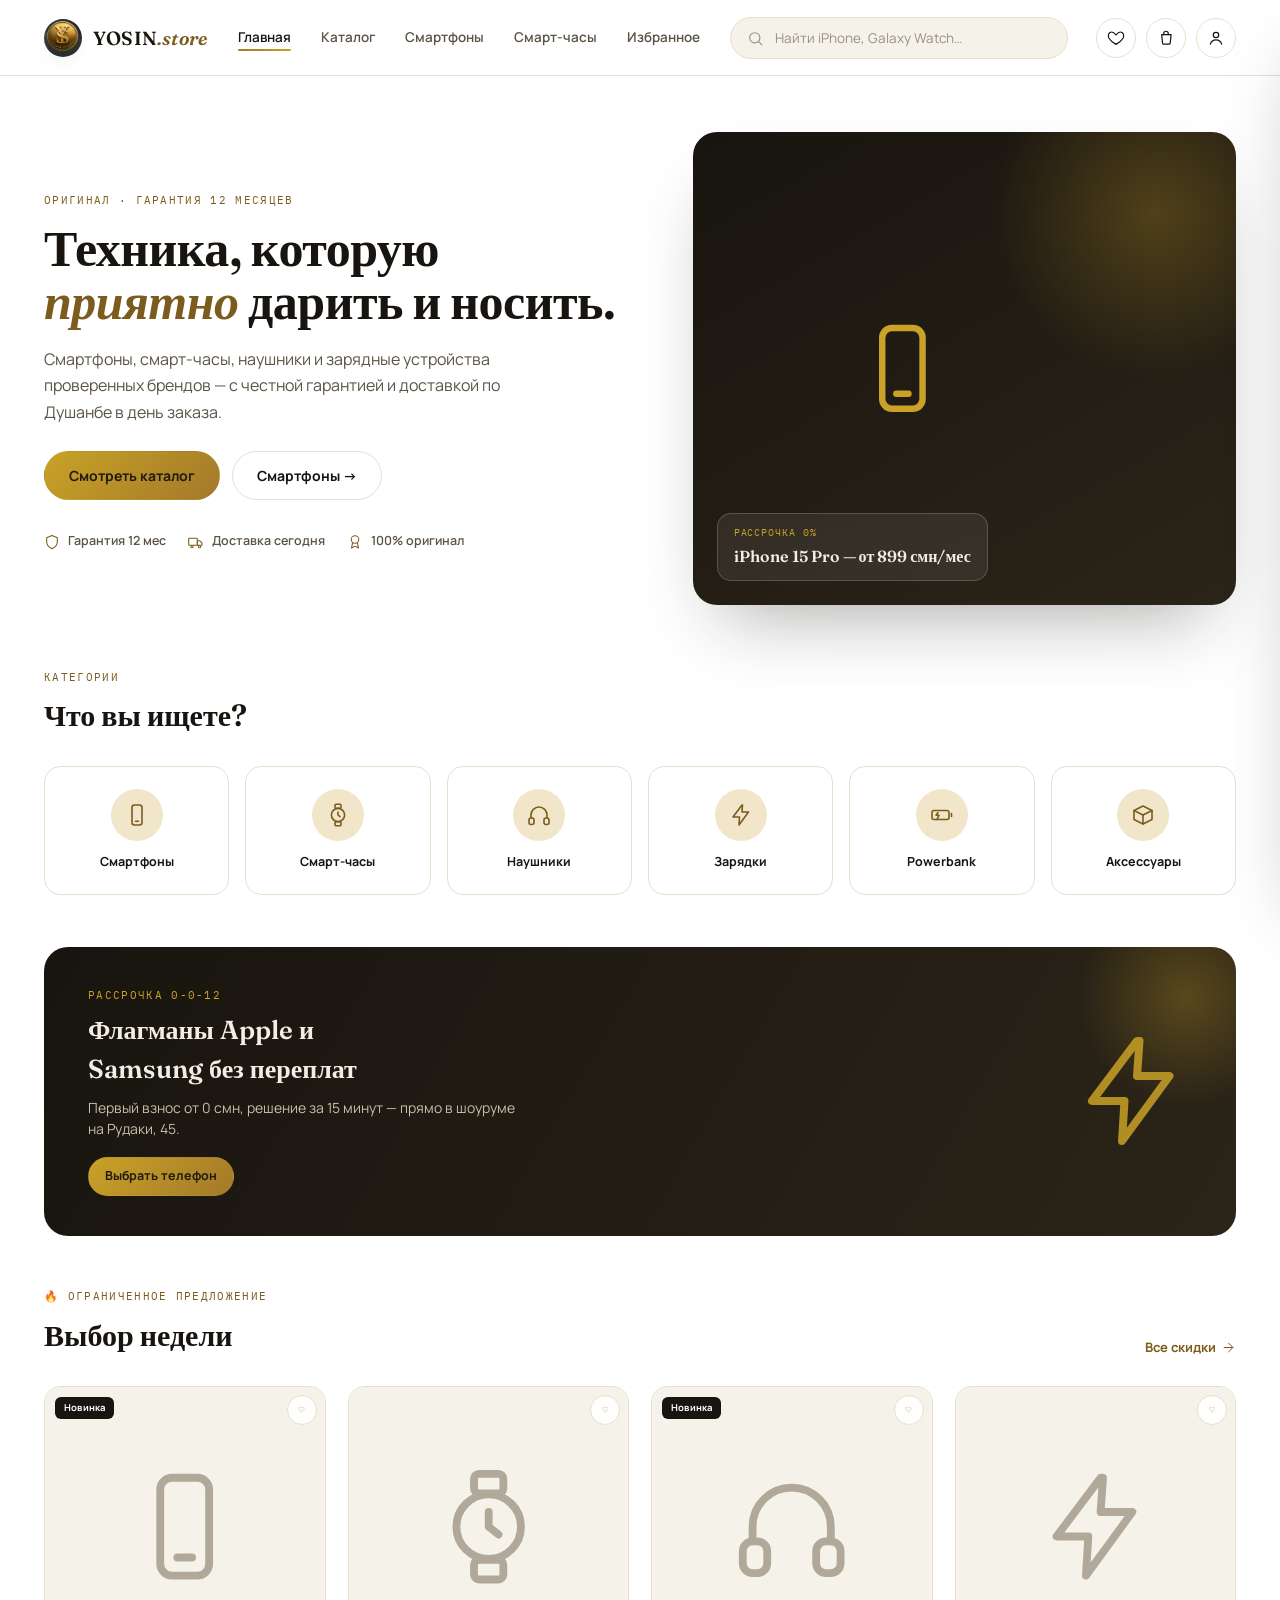
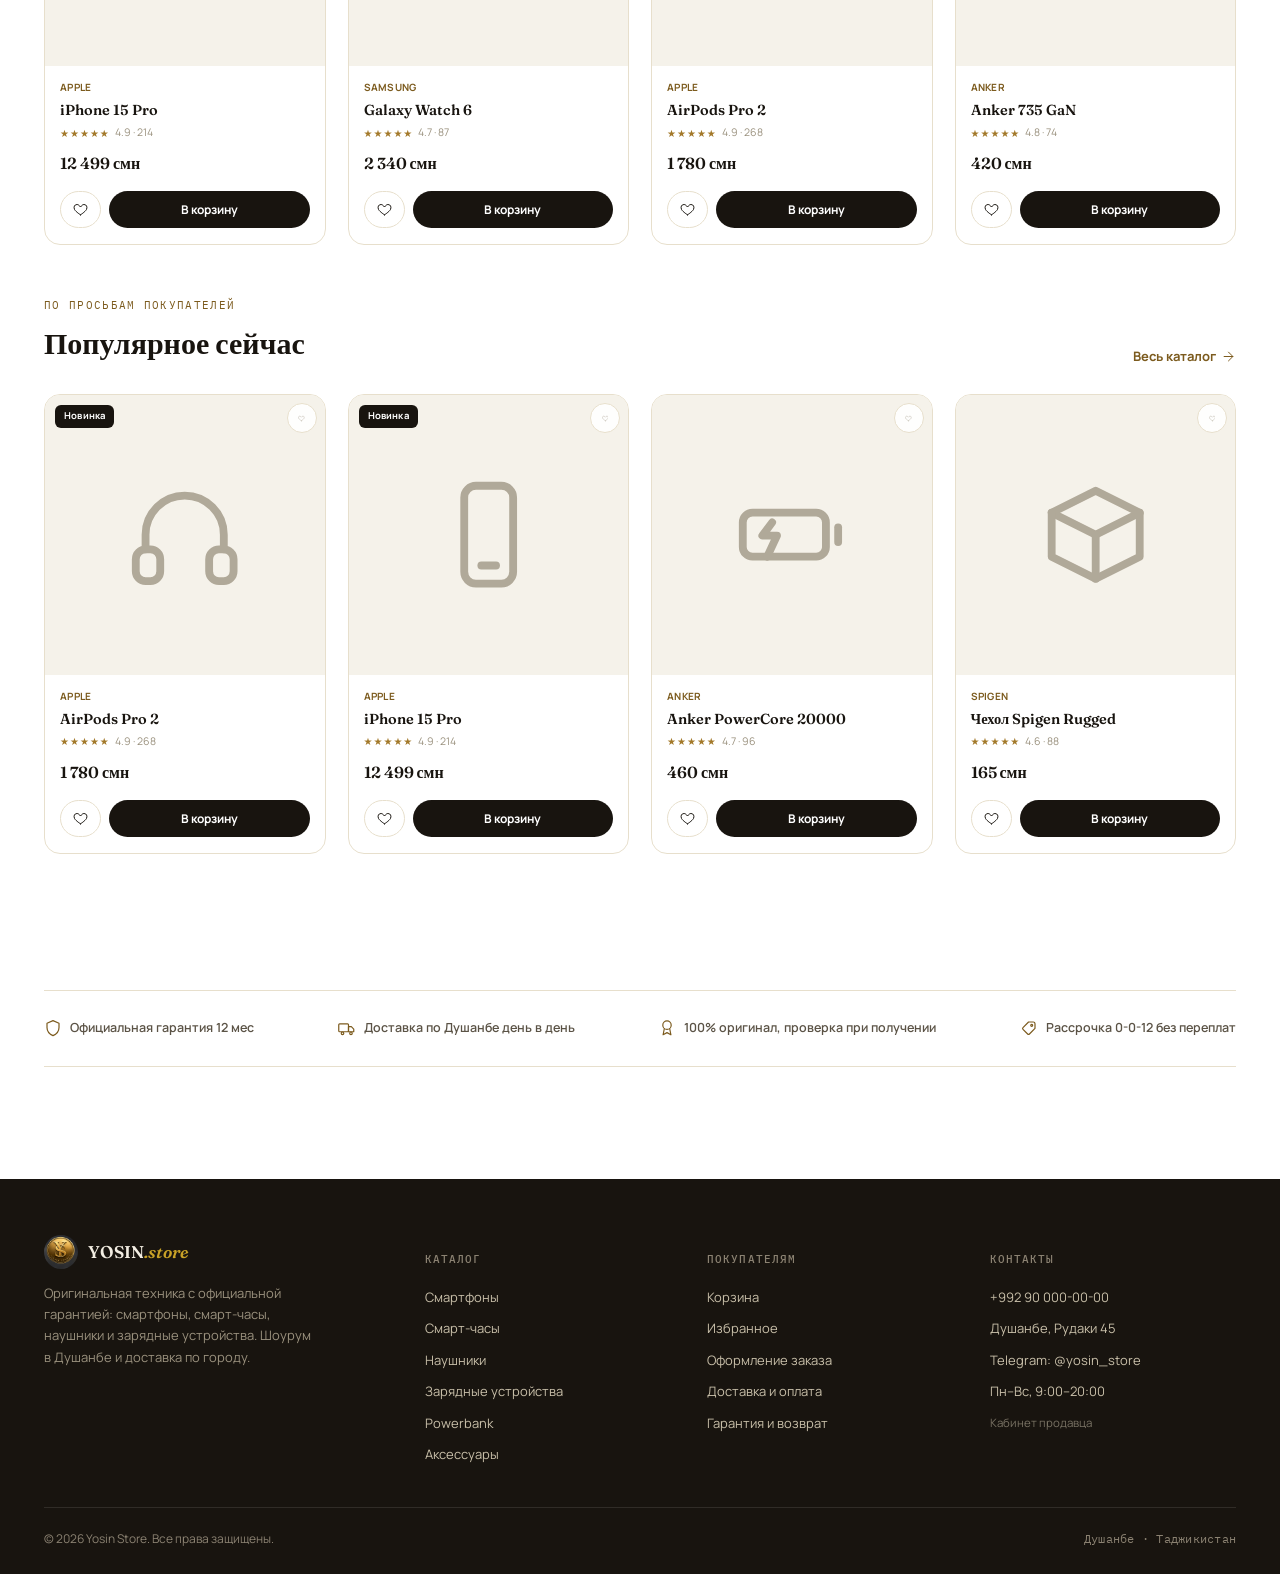
<file: index.html>
<!doctype html>
<html lang="ru">
<head>
<meta charset="UTF-8">
<meta name="viewport" content="width=device-width, initial-scale=1.0">
<title>Yosin Store — оригинальная техника с гарантией</title>
<meta name="description" content="Смартфоны, смарт-часы, наушники и зарядные устройства с официальной гарантией. Доставка по Душанбе.">
<link rel="icon" href="assets/logo.jpg">
<link rel="preconnect" href="https://fonts.googleapis.com">
<link rel="preconnect" href="https://fonts.gstatic.com" crossorigin>
<link href="https://fonts.googleapis.com/css2?family=Fraunces:opsz,wght@9..144,400;9..144,500;9..144,600;9..144,700&family=Manrope:wght@400;500;600;700;800&family=IBM+Plex+Mono:wght@400;500&display=swap" rel="stylesheet">
<link rel="stylesheet" href="assets/style.css">
</head>
<body data-page="home"> 
<div class="splash-screen" id="splashScreen">
  <div class="splash-logo"><img src="assets/logo.jpg" alt="Yosin Store"></div>
  <div class="splash-word">YOSIN<em>.store</em></div>
  <div class="splash-bar"><span></span></div>
  <div class="splash-text">Загрузка…</div>
</div>


<header class="site-header">
  <div class="container header-inner">
    <a href="index.html" class="brand">
      <img src="assets/logo.jpg" alt="Yosin Store">
      <span class="wordmark">YOSIN<em>.store</em></span>
    </a>
    <nav class="main-nav">
      <a href="index.html" data-nav="index.html" data-i18n="nav.home">Главная</a>
      <a href="catalog.html" data-nav="catalog.html" data-i18n="nav.catalog">Каталог</a>
      <a href="catalog.html?category=phones" data-i18n="nav.phones">Смартфоны</a>
      <a href="catalog.html?category=watches" data-i18n="nav.watches">Смарт-часы</a>
      <a href="favorites.html" data-nav="favorites.html" data-i18n="nav.favorites">Избранное</a>
    </nav>
    <form class="header-search" data-search-form>
      <span data-icon="search" data-size="17"></span>
      <input type="search" name="q" placeholder="Найти iPhone, Galaxy Watch…" data-i18n-placeholder="header.searchDesktop">
    </form>
    <div class="header-actions">
      <button class="nav-toggle" data-nav-toggle aria-label="Меню"></button>
      <a class="icon-btn" href="favorites.html" aria-label="Избранное">
        <span data-icon="heart" data-size="18"></span>
        <span class="count" data-fav-count style="display:none;">0</span>
      </a>
      <a class="icon-btn" href="cart.html" aria-label="Корзина">
        <span data-icon="cart" data-size="18"></span>
        <span class="count" data-cart-count style="display:none;">0</span>
      </a>
      <a class="icon-btn" href="profile.html" aria-label="Кабинет">
        <span data-icon="user" data-size="18"></span>
      </a>
    </div>
  </div>
  <div class="container mobile-search">
    <form class="header-search" data-search-form>
      <span data-icon="search" data-size="17"></span>
      <input type="search" name="q" placeholder="Найти товар…" data-i18n-placeholder="header.searchMobile">
    </form>
  </div>
</header>

<main>
  <div class="container">
    <section class="hero">
      <div class="hero-copy">
        <span class="eyebrow" data-i18n="hero.eyebrow">Оригинал · Гарантия 12 месяцев</span>
        <h1 data-i18n-html="hero.title">Техника, которую <em class="accent">приятно</em> дарить и носить.</h1>
        <p data-i18n="hero.subtitle">Смартфоны, смарт-часы, наушники и зарядные устройства проверенных брендов — с честной гарантией и доставкой по Душанбе в день заказа.</p>
        <div class="hero-actions">
          <a href="catalog.html" class="btn btn-gold" data-i18n="hero.ctaCatalog">Смотреть каталог</a>
          <a href="catalog.html?category=phones" class="btn btn-ghost" data-i18n="hero.ctaPhones">Смартфоны →</a>
        </div>
        <div class="hero-trust">
          <span class="item"><span data-icon="shield" data-size="16"></span> Гарантия 12 мес</span>
          <span class="item"><span data-icon="truck" data-size="16"></span> Доставка сегодня</span>
          <span class="item"><span data-icon="award" data-size="16"></span> 100% оригинал</span>
        </div>
      </div>
      <div class="hero-art">
        <div data-icon="phone" data-size="220" style="color:#C9A227;"></div>
        <div class="hero-badge">
          <div class="l1">Рассрочка 0%</div>
          <div class="l2">iPhone 15 Pro — от 899 смн/мес</div>
        </div>
      </div>
    </section>

    <section class="section" style="padding-top:0;">
      <div class="section-head">
        <div>
          <span class="eyebrow">Категории</span>
          <h2>Что вы ищете?</h2>
        </div>
      </div>
      <div class="cat-grid">
        <a class="cat-card" href="catalog.html?category=phones"><span class="ic" data-icon="phone" data-size="24"></span><span>Смартфоны</span></a>
        <a class="cat-card" href="catalog.html?category=watches"><span class="ic" data-icon="watch" data-size="24"></span><span>Смарт-часы</span></a>
        <a class="cat-card" href="catalog.html?category=headphones"><span class="ic" data-icon="headphones" data-size="24"></span><span>Наушники</span></a>
        <a class="cat-card" href="catalog.html?category=chargers"><span class="ic" data-icon="zap" data-size="24"></span><span>Зарядки</span></a>
        <a class="cat-card" href="catalog.html?category=powerbank"><span class="ic" data-icon="battery" data-size="24"></span><span>Powerbank</span></a>
        <a class="cat-card" href="catalog.html?category=accessories"><span class="ic" data-icon="box" data-size="24"></span><span>Аксессуары</span></a>
      </div>
    </section>

    <section class="section" style="padding-top:0;">
      <div class="promo-banner">
        <div class="txt">
          <span class="eyebrow">Рассрочка 0-0-12</span>
          <h3>Флагманы Apple и Samsung без переплат</h3>
          <p>Первый взнос от 0 смн, решение за 15 минут — прямо в шоуруме на Рудаки, 45.</p>
          <a href="catalog.html?category=phones" class="btn btn-gold btn-sm">Выбрать телефон</a>
        </div>
        <div data-icon="zap" data-size="120"></div>
      </div>
    </section>

    <section class="section" style="padding-top:0;">
      <div class="section-head">
        <div>
          <span class="eyebrow">🔥 Ограниченное предложение</span>
          <h2>Выбор недели</h2>
        </div>
        <a href="catalog.html?sort=discount" class="section-link">Все скидки <span data-icon="arrowRight" data-size="15"></span></a>
      </div>
      <div class="product-grid" id="dealsGrid"></div>
    </section>

    <section class="section" style="padding-top:0;">
      <div class="section-head">
        <div>
          <span class="eyebrow">По просьбам покупателей</span>
          <h2>Популярное сейчас</h2>
        </div>
        <a href="catalog.html?sort=popular" class="section-link">Весь каталог <span data-icon="arrowRight" data-size="15"></span></a>
      </div>
      <div class="product-grid" id="popularGrid"></div>
    </section>

    <section class="section">
      <div class="hero-trust" style="justify-content:space-between;padding:28px 0;border-top:1px solid var(--line);border-bottom:1px solid var(--line);">
        <span class="item"><span data-icon="shield" data-size="18"></span> Официальная гарантия 12 мес</span>
        <span class="item"><span data-icon="truck" data-size="18"></span> Доставка по Душанбе день в день</span>
        <span class="item"><span data-icon="award" data-size="18"></span> 100% оригинал, проверка при получении</span>
        <span class="item"><span data-icon="tag" data-size="18"></span> Рассрочка 0-0-12 без переплат</span>
      </div>
    </section>
  </div>
</main>

<footer class="site-footer">
  <div class="container">
    <div class="footer-grid">
      <div>
        <div class="footer-brand">
          <img src="assets/logo.jpg" alt="Yosin Store">
          <span class="wordmark">YOSIN<em>.store</em></span>
        </div>
        <p data-i18n="footer.description">Оригинальная техника с официальной гарантией: смартфоны, смарт-часы, наушники и зарядные устройства. Шоурум в Душанбе и доставка по городу.</p>
      </div>
      <div class="footer-col">
        <h5 data-i18n="footer.catalogTitle">Каталог</h5>
        <a href="catalog.html?category=phones" data-i18n="nav.phones">Смартфоны</a>
        <a href="catalog.html?category=watches" data-i18n="nav.watches">Смарт-часы</a>
        <a href="catalog.html?category=headphones" data-i18n="footer.headphones">Наушники</a>
        <a href="catalog.html?category=chargers" data-i18n="footer.chargers">Зарядные устройства</a>
        <a href="catalog.html?category=powerbank" data-i18n="footer.powerbanks">Powerbank</a>
        <a href="catalog.html?category=accessories" data-i18n="footer.accessories">Аксессуары</a>
      </div>
      <div class="footer-col">
        <h5 data-i18n="footer.customersTitle">Покупателям</h5>
        <a href="cart.html" data-i18n="footer.cart">Корзина</a>
        <a href="favorites.html" data-i18n="nav.favorites">Избранное</a>
        <a href="checkout.html" data-i18n="footer.checkout">Оформление заказа</a>
        <a href="#" data-i18n="footer.delivery">Доставка и оплата</a>
        <a href="#" data-i18n="footer.warranty">Гарантия и возврат</a>
      </div>
      <div class="footer-col">
        <h5 data-i18n="footer.contactsTitle">Контакты</h5>
        <a href="tel:+992900000000">+992 90 000-00-00</a>
        <a href="#">Душанбе, Рудаки 45</a>
        <a href="#">Telegram: @yosin_store</a>
        <a href="#" data-i18n="footer.hours">Пн–Вс, 9:00–20:00</a>
        <a href="admin.html" style="opacity:.55;font-size:11.5px;" data-i18n="footer.sellerCabinet">Кабинет продавца</a>
      </div>
    </div>
    <div class="footer-bottom">
      <span data-i18n="footer.copyright">© 2026 Yosin Store. Все права защищены.</span>
      <span class="mono" data-i18n="footer.tagline">Душанбе · Таджикистан</span>
    </div>
  </div>
</footer>

<script src="data/products.js"></script>
<script src="assets/script.js"></script>
<script>
  document.addEventListener("DOMContentLoaded", function () {
    Yosin.onProductsReady(function () {
      var all = Yosin.allProducts();
      var deals = all.filter(function (p) { return p.oldPrice; }).slice(0, 4);
      if (deals.length < 4) {
        all.filter(function(p){ return deals.indexOf(p) === -1; }).slice(0, 4 - deals.length).forEach(function(p){ deals.push(p); });
      }
      var popular = all.slice().sort(function (a, b) { return b.reviews - a.reviews; }).slice(0, 4);
      Yosin.renderGrid(document.getElementById("dealsGrid"), deals);
      Yosin.renderGrid(document.getElementById("popularGrid"), popular);
    });
  });
</script>
</body>
</html>
</file>
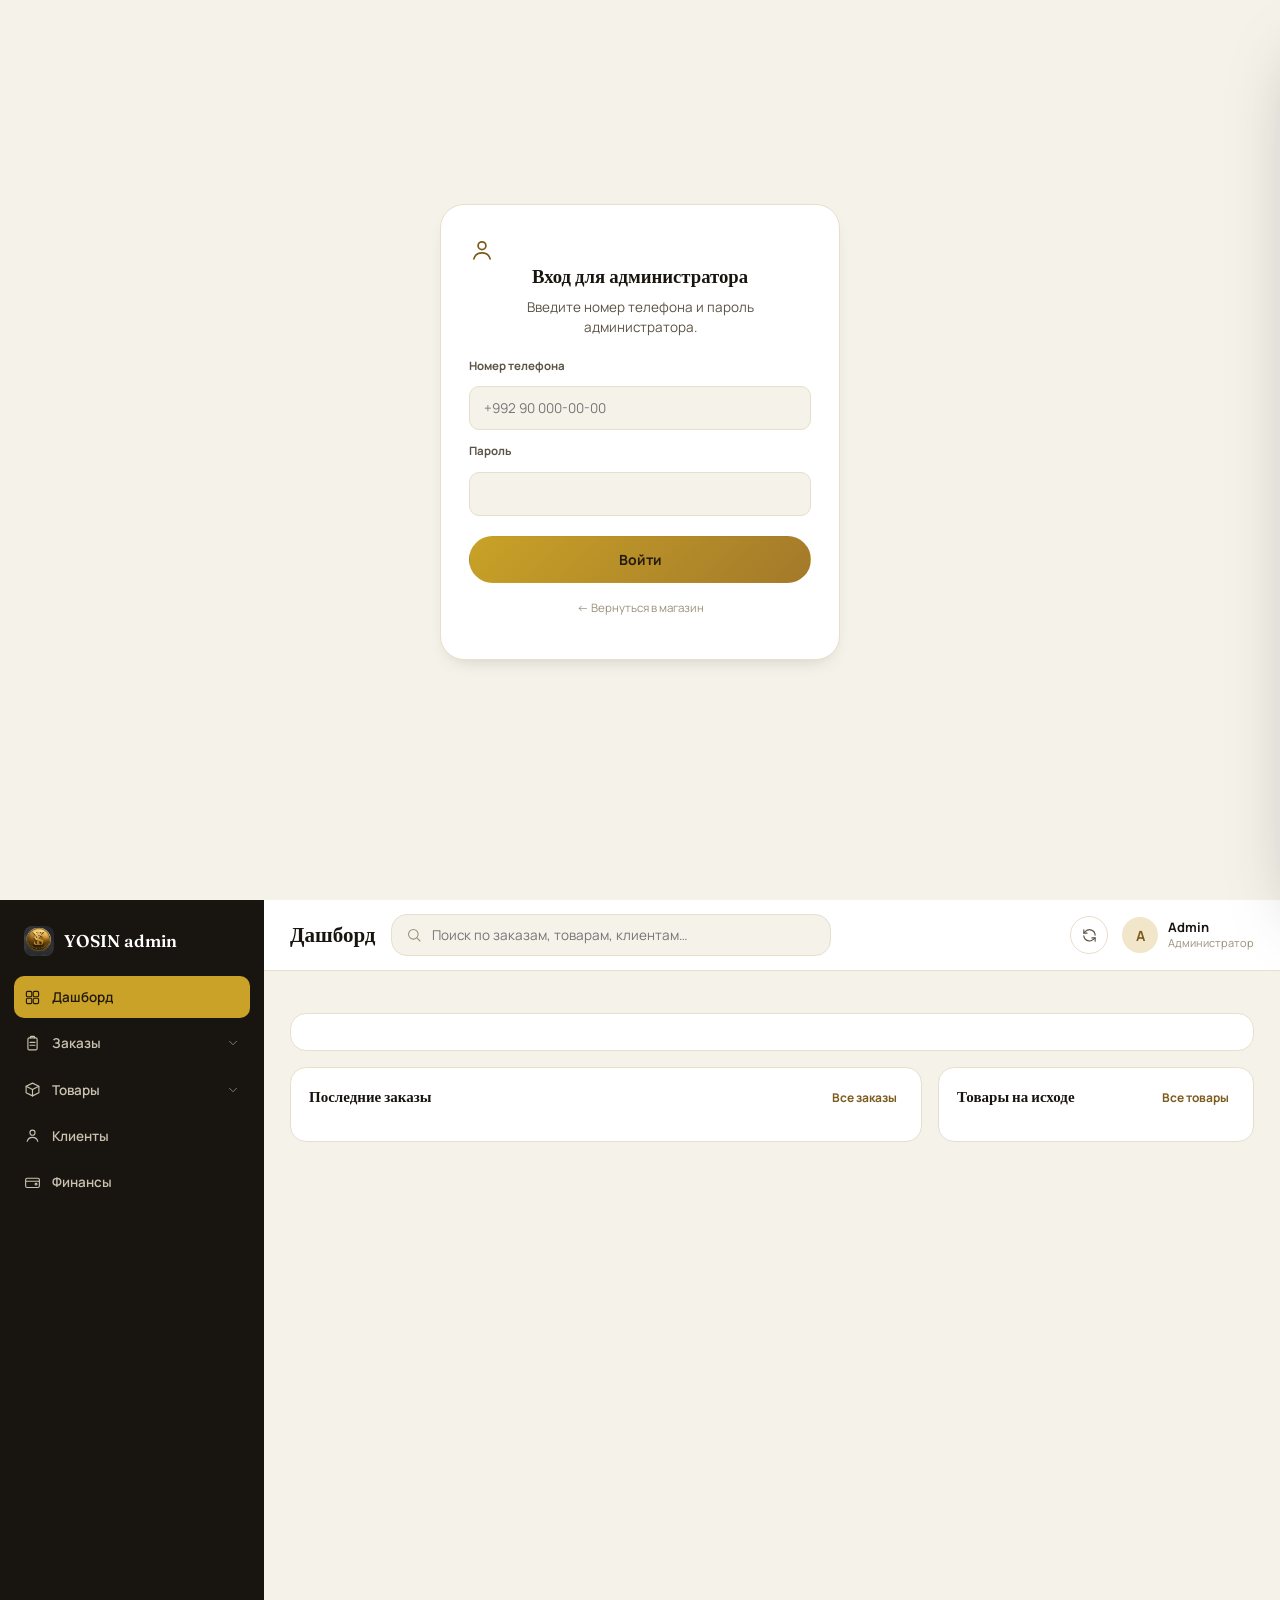
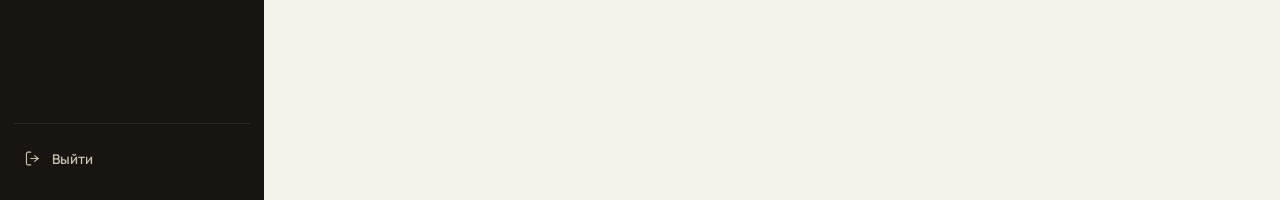
<file: admin.html>
<!doctype html>
<html lang="ru">
<head>
<meta charset="UTF-8">
<meta name="viewport" content="width=device-width, initial-scale=1.0">
<title>Кабинет продавца — Yosin Store</title>
<meta name="robots" content="noindex, nofollow">
<link rel="icon" href="assets/logo.jpg">
<link rel="preconnect" href="https://fonts.googleapis.com">
<link rel="preconnect" href="https://fonts.gstatic.com" crossorigin>
<link href="https://fonts.googleapis.com/css2?family=Fraunces:opsz,wght@9..144,400;9..144,500;9..144,600;9..144,700&family=Manrope:wght@400;500;600;700;800&family=IBM+Plex+Mono:wght@400;500&display=swap" rel="stylesheet">
<link rel="stylesheet" href="assets/style.css">
</head>
<body data-page="admin">
<div class="splash-screen" id="splashScreen">
  <div class="splash-logo"><img src="assets/logo.jpg" alt="Yosin Store"></div>
  <div class="splash-word">YOSIN<em>.store</em></div>
  <div class="splash-bar"><span></span></div>
  <div class="splash-text">Загрузка…</div>
</div>

<!-- ============ LOGIN VIEW (shown when not authenticated as Admin) ============ -->
<div id="adminLoginScreen" class="admin-login-wrap">
  <section id="adminLoginView" class="admin-login-card">
    <span data-icon="user" data-size="26" style="color:var(--gold-deep);margin-bottom:10px;"></span>
    <h3 style="margin-bottom:6px;">Вход для администратора</h3>
    <p style="color:var(--ink-soft);font-size:13.5px;margin:0 0 20px;">Введите номер телефона и пароль администратора.</p>
    <form id="loginForm">
      <div class="field" style="margin-bottom:12px;">
        <label>Номер телефона</label>
        <input type="text" name="phone" placeholder="+992 90 000-00-00" required autocomplete="username">
      </div>
      <div class="field" style="margin-bottom:6px;">
        <label>Пароль</label>
        <input type="password" name="password" required autocomplete="current-password">
      </div>
      <p id="loginError" class="admin-error" hidden></p>
      <button type="submit" class="btn btn-gold btn-block" style="margin-top:14px;">Войти</button>
    </form>
    <p style="font-size:11.5px;color:var(--ink-faint);margin-top:16px;">
      <a href="index.html" style="color:var(--ink-faint);">&larr; Вернуться в магазин</a>
    </p>
  </section>
</div>

<!-- ============ DASHBOARD APP (shown when authenticated as Admin) ============ -->
<div id="adminApp" class="admin-app" hidden>
  <div class="drawer-overlay" id="sidebarOverlay" hidden></div>
  <aside class="admin-sidebar" id="adminSidebar">
    <div class="admin-sidebar-brand">
      <img src="assets/logo.jpg" alt="Yosin">
      <span>YOSIN admin</span>
    </div>
    <nav id="adminNav">
      <div class="admin-nav-group active open" data-group="dashboard">
        <button type="button" class="admin-nav-head" data-view="dashboard">
          <span data-icon="grid" data-size="17"></span> Дашборд
        </button>
      </div>
      <div class="admin-nav-group" data-group="orders">
        <button type="button" class="admin-nav-head" data-toggle-group="orders">
          <span data-icon="clipboard" data-size="17"></span> Заказы <span class="chev" data-icon="chevronDown" data-size="14"></span>
        </button>
        <ul class="admin-nav-sub">
          <li><button type="button" class="active" data-view="orders" data-order-filter="">Все заказы</button></li>
          <li><button type="button" data-view="orders" data-order-filter="New">Новые</button></li>
          <li><button type="button" data-view="orders" data-order-filter="Processing">В обработке</button></li>
          <li><button type="button" data-view="orders" data-order-filter="Shipped">Отправлено</button></li>
          <li><button type="button" data-view="orders" data-order-filter="Delivered">Доставлено</button></li>
          <li><button type="button" data-view="orders" data-order-filter="Cancelled">Отменено</button></li>
        </ul>
      </div>
      <div class="admin-nav-group" data-group="products">
        <button type="button" class="admin-nav-head" data-toggle-group="products">
          <span data-icon="box" data-size="17"></span> Товары <span class="chev" data-icon="chevronDown" data-size="14"></span>
        </button>
        <ul class="admin-nav-sub">
          <li><button type="button" class="active" data-view="products">Все товары</button></li>
          <li><button type="button" data-view="products" data-product-filter="low">Низкий остаток</button></li>
        </ul>
      </div>
      <div class="admin-nav-group" data-group="customers">
        <button type="button" class="admin-nav-head" data-view="customers">
          <span data-icon="user" data-size="17"></span> Клиенты
        </button>
      </div>
      <div class="admin-nav-group" data-group="finance">
        <button type="button" class="admin-nav-head" data-view="finance">
          <span data-icon="wallet" data-size="17"></span> Финансы
        </button>
      </div>
    </nav>
    <div class="admin-sidebar-foot">
      <button type="button" class="admin-nav-head" id="logoutBtn">
        <span data-icon="logout" data-size="17"></span> Выйти
      </button>
    </div>
  </aside>

  <div style="flex:1;min-width:0;">
    <header class="admin-topbar">
      <button type="button" class="admin-icon-btn" id="sidebarToggle" style="display:none;" aria-label="Меню">
        <span data-icon="menu" data-size="18"></span>
      </button>
      <h1 id="viewTitle">Дашборд</h1>
      <div class="admin-topbar-search">
        <span data-icon="search" data-size="16"></span>
        <input type="text" id="globalSearch" placeholder="Поиск по заказам, товарам, клиентам…">
      </div>
      <div class="admin-topbar-actions">
        <button type="button" class="admin-icon-btn" id="refreshBtn" aria-label="Обновить">
          <span data-icon="refresh" data-size="17"></span>
        </button>
        <div class="admin-profile-chip">
          <div class="admin-profile-avatar" id="adminAvatar">A</div>
          <div>
            <div class="name" id="adminName">Admin</div>
            <div class="role">Администратор</div>
          </div>
        </div>
      </div>
    </header>

    <main class="admin-content">
      <p id="adminLoadError" class="admin-error" hidden></p>

      <!-- ---------- DASHBOARD ---------- -->
      <section class="admin-view active" id="view-dashboard">
        <div class="admin-stat-cards" id="statCards"></div>
        <div class="admin-card" id="revenueCard" style="margin-bottom:16px;"></div>
        <div class="admin-grid-2">
          <div class="admin-card">
            <div class="admin-card-head"><h3>Последние заказы</h3><button type="button" class="link-btn" data-view="orders" data-order-filter="">Все заказы</button></div>
            <div id="recentOrdersTable"></div>
          </div>
          <div class="admin-card">
            <div class="admin-card-head"><h3>Товары на исходе</h3><button type="button" class="link-btn" data-view="products" data-product-filter="low">Все товары</button></div>
            <div id="lowStockList"></div>
          </div>
        </div>
      </section>

      <!-- ---------- ORDERS ---------- -->
      <section class="admin-view" id="view-orders">
        <div class="admin-filter-tabs" id="orderFilterTabs">
          <button type="button" class="admin-filter-tab active" data-status="">Все</button>
          <button type="button" class="admin-filter-tab" data-status="New">Новые</button>
          <button type="button" class="admin-filter-tab" data-status="Processing">В обработке</button>
          <button type="button" class="admin-filter-tab" data-status="Shipped">Отправлено</button>
          <button type="button" class="admin-filter-tab" data-status="Delivered">Доставлено</button>
          <button type="button" class="admin-filter-tab" data-status="Cancelled">Отменено</button>
        </div>
        <div class="admin-card"><div id="ordersTable"></div></div>
      </section>

      <!-- ---------- PRODUCTS ---------- -->
      <section class="admin-view" id="view-products">
        <div style="display:flex;justify-content:flex-end;margin-bottom:14px;">
          <button type="button" class="btn btn-gold" id="addProductBtn">+ Добавить товар</button>
        </div>
        <div class="admin-table" id="productsTable"></div>
      </section>

      <!-- ---------- CUSTOMERS ---------- -->
      <section class="admin-view" id="view-customers">
        <div class="admin-card"><div id="customersTable"></div></div>
      </section>

      <!-- ---------- FINANCE ---------- -->
      <section class="admin-view" id="view-finance">
        <div class="admin-stat-cards" id="financeCards" style="grid-template-columns:repeat(3,1fr);"></div>
        <div class="admin-card" style="margin-bottom:20px;">
          <div class="admin-card-head">
            <h3 id="ordersChartTitle">Заказы за месяц</h3>
            <span class="chart-summary" id="ordersChartSummary"></span>
          </div>
          <div class="chart-bars" id="ordersChartBars"></div>
        </div>
        <div class="admin-card">
          <div class="admin-card-head">
            <h3>Расходы по товарам</h3>
            <button type="button" class="link-btn" id="addExpenseBtn">+ Добавить расход</button>
          </div>
          <div id="expensesTable"></div>
        </div>
      </section>
    </main>
  </div>
</div>

<!-- Product modal (add/edit) -->
<div class="admin-modal" id="productModal" hidden>
  <div class="admin-modal-card">
    <div class="admin-modal-head">
      <h3 id="productModalTitle">Добавить товар</h3>
      <button type="button" class="admin-modal-close" id="closeProductModal" aria-label="Закрыть">&times;</button>
    </div>
    <form id="productForm">
      <input type="hidden" name="id">
      <div class="field" style="margin-bottom:12px;">
        <label>Название</label>
        <input name="name" required>
      </div>
      <div class="field" style="margin-bottom:12px;">
        <label>Slug (латиницей, без пробелов)</label>
        <input name="slug" required>
      </div>
      <div class="field" style="margin-bottom:12px;">
        <label>Описание</label>
        <textarea name="description" rows="3"></textarea>
      </div>
      <div class="form-grid" style="margin-bottom:12px;">
        <div class="field"><label>Цена, смн</label><input type="number" name="price" required min="0" step="0.01"></div>
        <div class="field"><label>Старая цена (если скидка)</label><input type="number" name="oldPrice" min="0" step="0.01"></div>
        <div class="field"><label>Себестоимость</label><input type="number" name="costPrice" min="0" step="0.01" value="0"></div>
        <div class="field"><label>Остаток, шт</label><input type="number" name="stock" required min="0" value="0"></div>
      </div>
      <div class="field" style="margin-bottom:12px;">
        <label>Главное фото</label>
        <input type="hidden" name="mainImageUrl">
        <div class="admin-photo-picker">
          <div class="admin-photo-preview" id="mainImagePreview"><span data-icon="box" data-size="22"></span></div>
          <label class="btn btn-ghost admin-photo-btn">
            Выбрать фото
            <input type="file" accept="image/*" id="mainImageInput" hidden>
          </label>
        </div>
        <p id="mainImageStatus" class="admin-photo-status" hidden></p>
      </div>
      <div class="field" style="margin-bottom:12px;">
        <label>Доп. фото (галерея)</label>
        <div class="admin-gallery-grid" id="galleryGrid"></div>
        <label class="btn btn-ghost admin-photo-btn admin-gallery-add">
          + Добавить фото (можно несколько, из галереи)
          <input type="file" accept="image/*" multiple id="galleryInput" hidden>
        </label>
        <p id="galleryStatus" class="admin-photo-status" hidden></p>
      </div>
      <div class="form-grid" style="margin-bottom:12px;">
        <div class="field">
          <label>Доступные цвета</label>
          <input type="hidden" name="availableColors">
          <div class="chip-row chip-picker" id="colorChipPicker"></div>
        </div>
        <div class="field">
          <label>Память / объём</label>
          <input type="hidden" name="storageOptions">
          <div class="chip-row chip-picker" id="storageChipPicker"></div>
        </div>
      </div>
      <div class="form-grid" style="margin-bottom:6px;">
        <div class="field"><label>Категория</label><select name="categoryId" id="categorySelect" required></select></div>
        <div class="field">
          <label>Бренд</label>
          <div style="display:flex;gap:6px;">
            <select name="brandId" id="brandSelect" style="flex:1;"><option value="">—</option></select>
            <button type="button" class="btn btn-ghost" id="addBrandBtn" title="Добавить бренд" style="flex:0 0 auto;padding:0 14px;">+</button>
          </div>
        </div>
      </div>
      <p id="productFormError" class="admin-error" hidden></p>
      <div style="display:flex;gap:10px;margin-top:16px;">
        <button type="button" class="btn btn-ghost btn-block" id="cancelProductBtn">Отмена</button>
        <button type="submit" class="btn btn-gold btn-block" id="saveProductBtn">Сохранить</button>
      </div>
    </form>
  </div>
</div>

<!-- Expense modal (add) -->
<div class="admin-modal" id="expenseModal" hidden>
  <div class="admin-modal-card">
    <div class="admin-modal-head">
      <h3>Добавить расход</h3>
      <button type="button" class="admin-modal-close" id="closeExpenseModal" aria-label="Закрыть">&times;</button>
    </div>
    <form id="expenseForm">
      <div class="field" style="margin-bottom:12px;">
        <label>Товар</label>
        <select name="productId" id="expenseProductSelect" required></select>
      </div>
      <div class="field" style="margin-bottom:12px;">
        <label>Сумма, смн</label>
        <input type="number" name="amount" required min="0" step="0.01">
      </div>
      <div class="field" style="margin-bottom:12px;">
        <label>Описание</label>
        <input name="description" placeholder="Закупка, доставка, реклама…">
      </div>
      <p id="expenseFormError" class="admin-error" hidden></p>
      <div style="display:flex;gap:10px;margin-top:16px;">
        <button type="button" class="btn btn-ghost btn-block" id="cancelExpenseBtn">Отмена</button>
        <button type="submit" class="btn btn-gold btn-block">Сохранить</button>
      </div>
    </form>
  </div>
</div>

<script src="data/products.js"></script>
<script src="assets/script.js"></script>
<script src="assets/admin.js"></script>
</body>
</html>
</file>
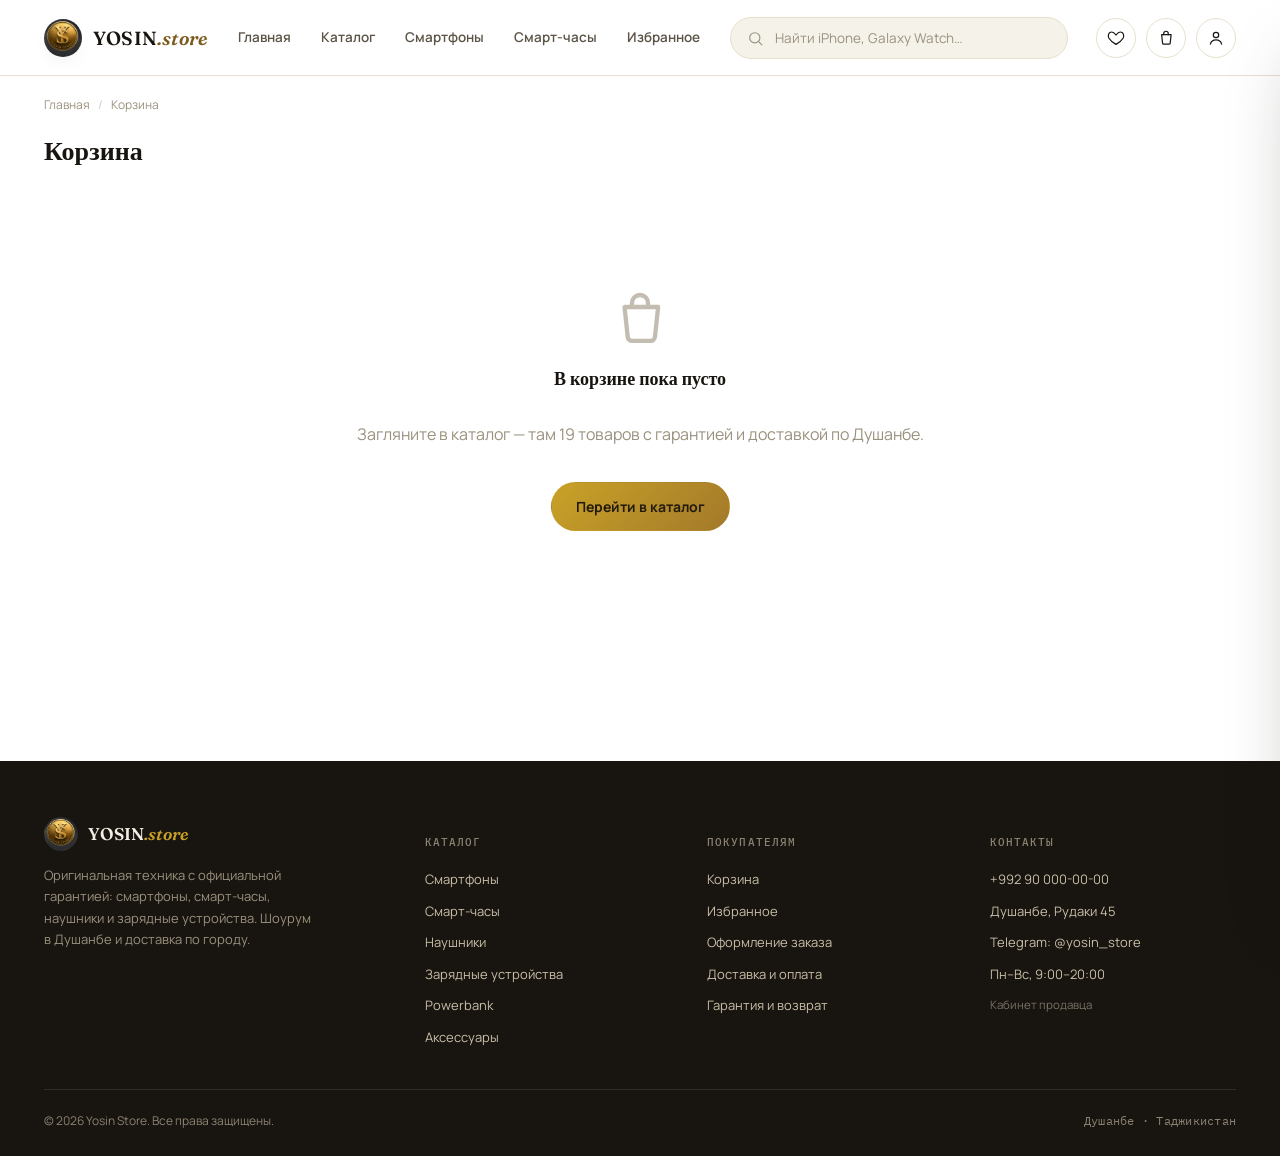
<file: cart.html>
<!doctype html>
<html lang="ru">
<head>
<meta charset="UTF-8">
<meta name="viewport" content="width=device-width, initial-scale=1.0">
<title>Корзина — Yosin Store</title>
<link rel="icon" href="assets/logo.jpg">
<link rel="preconnect" href="https://fonts.googleapis.com">
<link rel="preconnect" href="https://fonts.gstatic.com" crossorigin>
<link href="https://fonts.googleapis.com/css2?family=Fraunces:opsz,wght@9..144,400;9..144,500;9..144,600;9..144,700&family=Manrope:wght@400;500;600;700;800&family=IBM+Plex+Mono:wght@400;500&display=swap" rel="stylesheet">
<link rel="stylesheet" href="assets/style.css">
</head>
<body data-page="cart">
<div class="splash-screen" id="splashScreen">
  <div class="splash-logo"><img src="assets/logo.jpg" alt="Yosin Store"></div>
  <div class="splash-word">YOSIN<em>.store</em></div>
  <div class="splash-bar"><span></span></div>
  <div class="splash-text">Загрузка…</div>
</div>


<header class="site-header">
  <div class="container header-inner">
    <a href="index.html" class="brand">
      <img src="assets/logo.jpg" alt="Yosin Store">
      <span class="wordmark">YOSIN<em>.store</em></span>
    </a>
    <nav class="main-nav">
      <a href="index.html" data-nav="index.html" data-i18n="nav.home">Главная</a>
      <a href="catalog.html" data-nav="catalog.html" data-i18n="nav.catalog">Каталог</a>
      <a href="catalog.html?category=phones" data-i18n="nav.phones">Смартфоны</a>
      <a href="catalog.html?category=watches" data-i18n="nav.watches">Смарт-часы</a>
      <a href="favorites.html" data-nav="favorites.html" data-i18n="nav.favorites">Избранное</a>
    </nav>
    <form class="header-search" data-search-form>
      <span data-icon="search" data-size="17"></span>
      <input type="search" name="q" placeholder="Найти iPhone, Galaxy Watch…" data-i18n-placeholder="header.searchDesktop">
    </form>
    <div class="header-actions">
      <button class="nav-toggle" data-nav-toggle aria-label="Меню"></button>
      <a class="icon-btn" href="favorites.html" aria-label="Избранное">
        <span data-icon="heart" data-size="18"></span>
        <span class="count" data-fav-count style="display:none;">0</span>
      </a>
      <a class="icon-btn" href="cart.html" aria-label="Корзина">
        <span data-icon="cart" data-size="18"></span>
        <span class="count" data-cart-count style="display:none;">0</span>
      </a>
      <a class="icon-btn" href="profile.html" aria-label="Кабинет">
        <span data-icon="user" data-size="18"></span>
      </a>
    </div>
  </div>
  <div class="container mobile-search">
    <form class="header-search" data-search-form>
      <span data-icon="search" data-size="17"></span>
      <input type="search" name="q" placeholder="Найти товар…" data-i18n-placeholder="header.searchMobile">
    </form>
  </div>
</header>

<main class="container">
  <div class="breadcrumb"><a href="index.html">Главная</a><span class="sep">/</span><span>Корзина</span></div>
  <h1 style="font-size:26px;margin:18px 0 0;">Корзина</h1>

  <div class="cart-layout" id="cartRoot"></div>
</main>

<footer class="site-footer">
  <div class="container">
    <div class="footer-grid">
      <div>
        <div class="footer-brand">
          <img src="assets/logo.jpg" alt="Yosin Store">
          <span class="wordmark">YOSIN<em>.store</em></span>
        </div>
        <p data-i18n="footer.description">Оригинальная техника с официальной гарантией: смартфоны, смарт-часы, наушники и зарядные устройства. Шоурум в Душанбе и доставка по городу.</p>
      </div>
      <div class="footer-col">
        <h5 data-i18n="footer.catalogTitle">Каталог</h5>
        <a href="catalog.html?category=phones" data-i18n="nav.phones">Смартфоны</a>
        <a href="catalog.html?category=watches" data-i18n="nav.watches">Смарт-часы</a>
        <a href="catalog.html?category=headphones" data-i18n="footer.headphones">Наушники</a>
        <a href="catalog.html?category=chargers" data-i18n="footer.chargers">Зарядные устройства</a>
        <a href="catalog.html?category=powerbank" data-i18n="footer.powerbanks">Powerbank</a>
        <a href="catalog.html?category=accessories" data-i18n="footer.accessories">Аксессуары</a>
      </div>
      <div class="footer-col">
        <h5 data-i18n="footer.customersTitle">Покупателям</h5>
        <a href="cart.html" data-i18n="footer.cart">Корзина</a>
        <a href="favorites.html" data-i18n="nav.favorites">Избранное</a>
        <a href="checkout.html" data-i18n="footer.checkout">Оформление заказа</a>
        <a href="#" data-i18n="footer.delivery">Доставка и оплата</a>
        <a href="#" data-i18n="footer.warranty">Гарантия и возврат</a>
      </div>
      <div class="footer-col">
        <h5 data-i18n="footer.contactsTitle">Контакты</h5>
        <a href="tel:+992900000000">+992 90 000-00-00</a>
        <a href="#">Душанбе, Рудаки 45</a>
        <a href="#">Telegram: @yosin_store</a>
        <a href="#" data-i18n="footer.hours">Пн–Вс, 9:00–20:00</a>
        <a href="admin.html" style="opacity:.55;font-size:11.5px;" data-i18n="footer.sellerCabinet">Кабинет продавца</a>
      </div>
    </div>
    <div class="footer-bottom">
      <span data-i18n="footer.copyright">© 2026 Yosin Store. Все права защищены.</span>
      <span class="mono" data-i18n="footer.tagline">Душанбе · Таджикистан</span>
    </div>
  </div>
</footer>

<script src="data/products.js"></script>
<script src="assets/script.js"></script>
<script>
(function () {
  var promoInputVal = "";

  function render() {
    var root = document.getElementById("cartRoot");
    var lines = Yosin.cartLines();

    if (!lines.length) {
      root.innerHTML = '<div class="empty-state" style="grid-column:1/-1;padding:80px 20px;">' +
        Yosin.icon("cart", 56) + '<h3>В корзине пока пусто</h3>' +
        '<p>Загляните в каталог — там 19 товаров с гарантией и доставкой по Душанбе.</p>' +
        '<a href="catalog.html" class="btn btn-gold" style="margin-top:6px;">Перейти в каталог</a></div>';
      return;
    }

    var totals = Yosin.calcTotals(lines);

    var itemsHTML = lines.map(function (line) {
      var p = line.product;
      return '<div class="cart-item" data-line-id="' + p.id + '">' +
        '<a href="product.html?id=' + p.id + '" class="thumb">' + Yosin.icon(Yosin.CATEGORY_ICON[p.category], 32) + '</a>' +
        '<div class="meta"><a href="product.html?id=' + p.id + '"><span class="name">' + p.name + '</span></a>' +
        '<div class="spec">' + p.brand + ' · ' + Yosin.formatPrice(p.price) + ' / шт</div>' +
        '<span class="remove" data-remove="' + p.id + '">Удалить</span></div>' +
        '<div class="stepper">' +
        '<button data-qty-minus="' + p.id + '">−</button><span class="qty">' + line.qty + '</span><button data-qty-plus="' + p.id + '">+</button>' +
        '</div>' +
        '<span class="cart-price">' + Yosin.formatPrice(p.price * line.qty) + '</span>' +
        '</div>';
    }).join("");

    var promo = totals.promo;
    var promoNoteHTML = promo
      ? '<div class="promo-note ok">' + Yosin.icon("check", 12) + ' Промокод ' + promo.code + ' применён (−' + Math.round(promo.rate * 100) + '%)</div>'
      : "";

    root.innerHTML =
      '<div>' + itemsHTML + '<div style="padding-top:18px;"><a href="catalog.html" class="section-link">' + Yosin.icon("chevronLeft", 15) + ' Продолжить покупки</a></div></div>' +
      '<div class="summary-card">' +
      '<h3>Итого</h3>' +
      '<div class="promo-row"><input type="text" id="promoInput" placeholder="Промокод (YOSIN10)" value="' + promoInputVal + '"><button class="btn btn-ghost btn-sm" id="promoBtn">ОК</button></div>' +
      promoNoteHTML +
      '<div class="kv-row"><span>Товары (' + lines.reduce(function(s,l){return s+l.qty;},0) + ')</span><span class="val">' + Yosin.formatPrice(totals.subtotal) + '</span></div>' +
      (totals.discount ? '<div class="kv-row discount"><span>Скидка по промокоду</span><span class="val">−' + Yosin.formatPrice(totals.discount) + '</span></div>' : '') +
      '<div class="kv-row"><span>Доставка</span><span class="val">' + (totals.shipping === 0 ? 'Бесплатно' : Yosin.formatPrice(totals.shipping)) + '</span></div>' +
      (totals.shipping > 0 ? '<div class="promo-note">Бесплатная доставка от ' + Yosin.formatPrice(Yosin.FREE_SHIPPING_THRESHOLD) + '</div>' : '') +
      '<div class="kv-row total"><span>К оплате</span><span class="val">' + Yosin.formatPrice(totals.total) + '</span></div>' +
      '<a href="checkout.html" class="btn btn-primary btn-block" style="margin-top:16px;">Оформить заказ</a>' +
      '</div>';

    root.querySelectorAll("[data-qty-plus]").forEach(function (b) {
      b.addEventListener("click", function () {
        var id = b.getAttribute("data-qty-plus");
        var line = lines.filter(function (l) { return l.id === id; })[0];
        Yosin.setQtyInCart(id, line.qty + 1);
        render();
      });
    });
    root.querySelectorAll("[data-qty-minus]").forEach(function (b) {
      b.addEventListener("click", function () {
        var id = b.getAttribute("data-qty-minus");
        var line = lines.filter(function (l) { return l.id === id; })[0];
        Yosin.setQtyInCart(id, line.qty - 1);
        render();
      });
    });
    root.querySelectorAll("[data-remove]").forEach(function (b) {
      b.addEventListener("click", function () {
        Yosin.removeFromCart(b.getAttribute("data-remove"));
        Yosin.showToast("Товар удалён из корзины");
        render();
      });
    });
    var promoBtn = document.getElementById("promoBtn");
    if (promoBtn) {
      promoBtn.addEventListener("click", function () {
        var input = document.getElementById("promoInput");
        promoInputVal = input.value;
        var rate = Yosin.applyPromo(input.value);
        if (rate) Yosin.showToast("Промокод применён: −" + Math.round(rate * 100) + "%", "tag");
        else if (input.value.trim()) Yosin.showToast("Такого промокода нет");
        render();
      });
    }
  }

  document.addEventListener("DOMContentLoaded", function () {
    Yosin.onProductsReady(render);
  });
})();
</script>
</body>
</html>
</file>
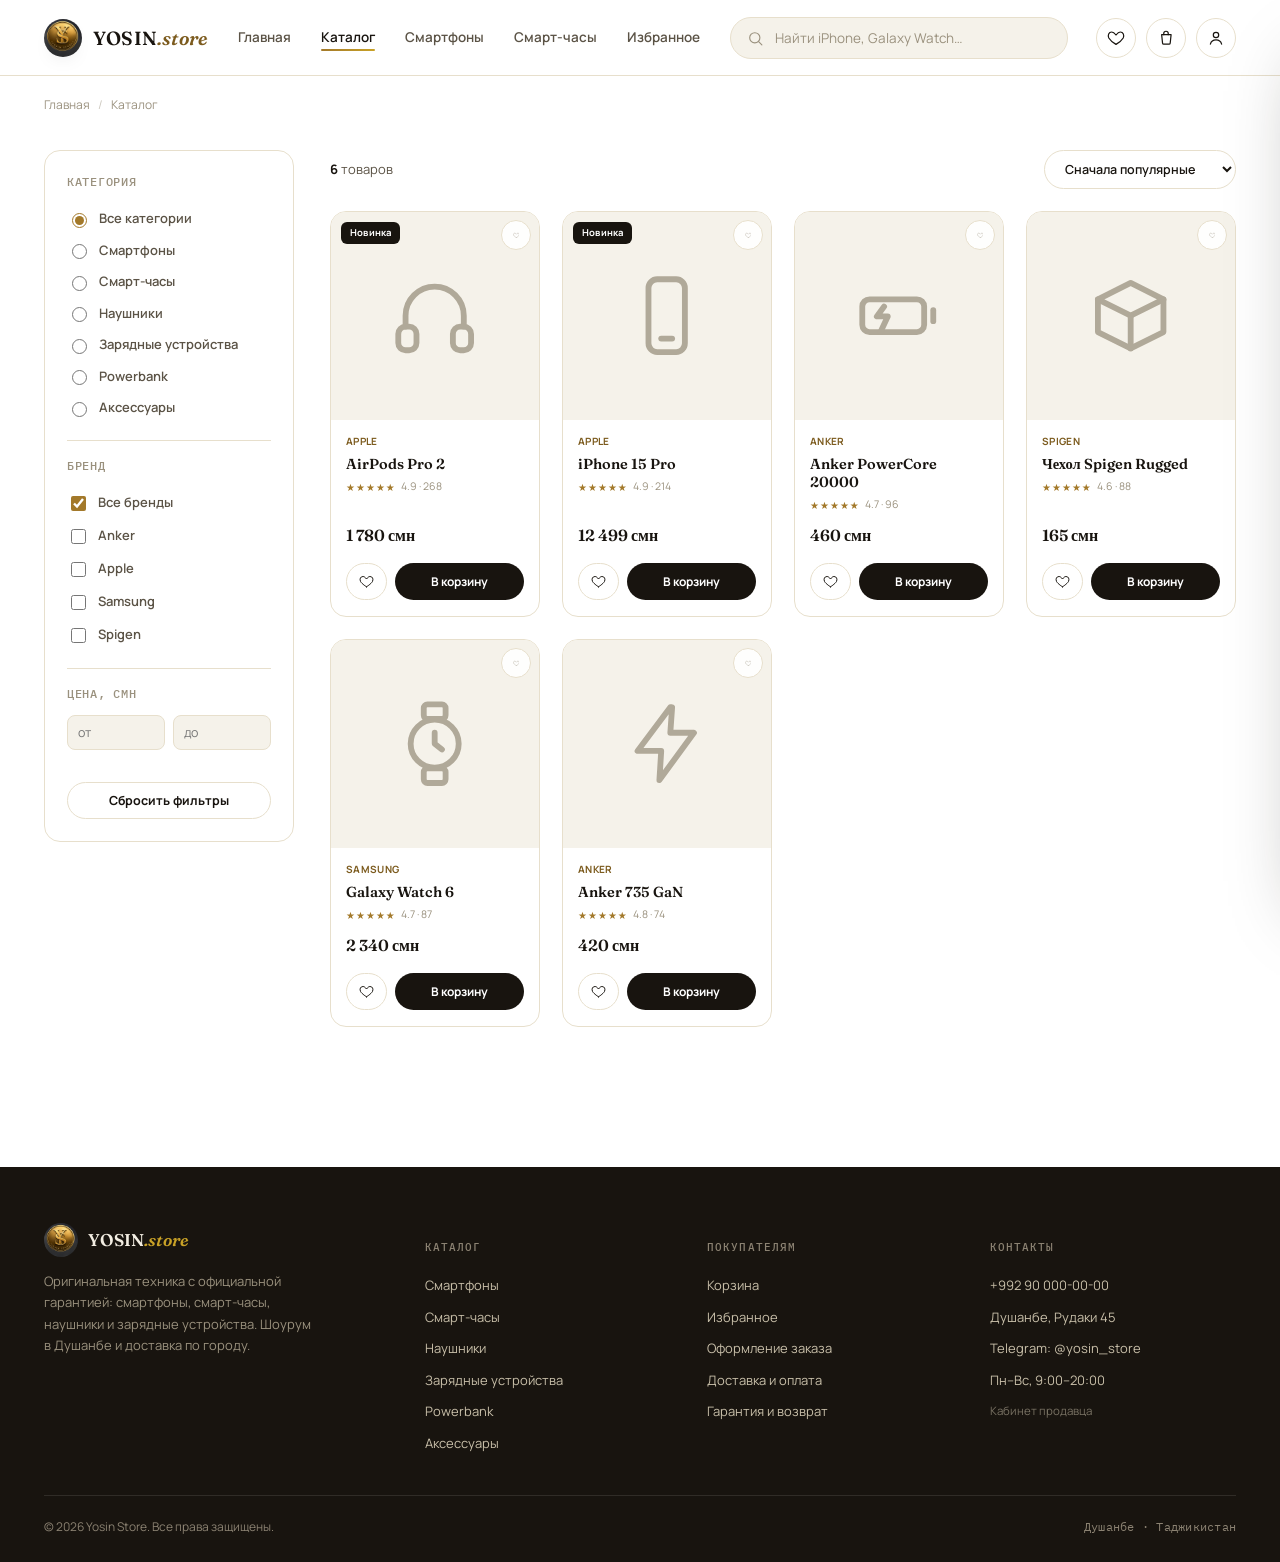
<file: catalog.html>
<!doctype html>
<html lang="ru">
<head>
<meta charset="UTF-8">
<meta name="viewport" content="width=device-width, initial-scale=1.0">
<title>Каталог — Yosin Store</title>
<meta name="description" content="Смартфоны, смарт-часы, наушники, зарядные устройства и аксессуары в каталоге Yosin Store.">
<link rel="icon" href="assets/logo.jpg">
<link rel="preconnect" href="https://fonts.googleapis.com">
<link rel="preconnect" href="https://fonts.gstatic.com" crossorigin>
<link href="https://fonts.googleapis.com/css2?family=Fraunces:opsz,wght@9..144,400;9..144,500;9..144,600;9..144,700&family=Manrope:wght@400;500;600;700;800&family=IBM+Plex+Mono:wght@400;500&display=swap" rel="stylesheet">
<link rel="stylesheet" href="assets/style.css">
</head>
<body data-page="catalog">
<div class="splash-screen" id="splashScreen">
  <div class="splash-logo"><img src="assets/logo.jpg" alt="Yosin Store"></div>
  <div class="splash-word">YOSIN<em>.store</em></div>
  <div class="splash-bar"><span></span></div>
  <div class="splash-text">Загрузка…</div>
</div>


<header class="site-header">
  <div class="container header-inner">
    <a href="index.html" class="brand">
      <img src="assets/logo.jpg" alt="Yosin Store">
      <span class="wordmark">YOSIN<em>.store</em></span>
    </a>
    <nav class="main-nav">
      <a href="index.html" data-nav="index.html" data-i18n="nav.home">Главная</a>
      <a href="catalog.html" data-nav="catalog.html" data-i18n="nav.catalog">Каталог</a>
      <a href="catalog.html?category=phones" data-i18n="nav.phones">Смартфоны</a>
      <a href="catalog.html?category=watches" data-i18n="nav.watches">Смарт-часы</a>
      <a href="favorites.html" data-nav="favorites.html" data-i18n="nav.favorites">Избранное</a>
    </nav>
    <form class="header-search" data-search-form>
      <span data-icon="search" data-size="17"></span>
      <input type="search" name="q" placeholder="Найти iPhone, Galaxy Watch…" data-i18n-placeholder="header.searchDesktop">
    </form>
    <div class="header-actions">
      <button class="nav-toggle" data-nav-toggle aria-label="Меню"></button>
      <a class="icon-btn" href="favorites.html" aria-label="Избранное">
        <span data-icon="heart" data-size="18"></span>
        <span class="count" data-fav-count style="display:none;">0</span>
      </a>
      <a class="icon-btn" href="cart.html" aria-label="Корзина">
        <span data-icon="cart" data-size="18"></span>
        <span class="count" data-cart-count style="display:none;">0</span>
      </a>
      <a class="icon-btn" href="profile.html" aria-label="Кабинет">
        <span data-icon="user" data-size="18"></span>
      </a>
    </div>
  </div>
  <div class="container mobile-search">
    <form class="header-search" data-search-form>
      <span data-icon="search" data-size="17"></span>
      <input type="search" name="q" placeholder="Найти товар…" data-i18n-placeholder="header.searchMobile">
    </form>
  </div>
</header>

<main class="container">
  <div class="breadcrumb">
    <a href="index.html">Главная</a><span class="sep">/</span><span id="crumbLabel">Каталог</span>
  </div>

  <div class="catalog-layout">
    <aside class="filters">
      <h4>Категория</h4>
      <div id="categoryFilters" class="filter-group" style="border-top:none;padding-top:0;"></div>

      <div class="filter-group">
        <h4>Бренд</h4>
        <div id="brandFilters"></div>
      </div>

      <div class="filter-group">
        <h4>Цена, смн</h4>
        <div class="price-inputs">
          <input type="number" id="priceMin" placeholder="от">
          <input type="number" id="priceMax" placeholder="до">
        </div>
      </div>

      <div class="filter-group" style="border-top:none;padding-bottom:0;">
        <button class="btn btn-ghost btn-block btn-sm" id="resetFilters">Сбросить фильтры</button>
      </div>
    </aside>

    <div>
      <button type="button" class="btn btn-ghost btn-block filters-toggle-mobile" id="filtersToggleMobile">
        <span id="filtersToggleLabel">Скрыть фильтры</span>
      </button>
      <div class="catalog-toolbar">
        <span class="results-count"><b id="resultsCount">0</b> товаров</span>
        <select class="sort-select" id="sortSelect">
          <option value="popular">Сначала популярные</option>
          <option value="discount">Сначала скидки</option>
          <option value="price-asc">Цена: по возрастанию</option>
          <option value="price-desc">Цена: по убыванию</option>
          <option value="rating">По рейтингу</option>
        </select>
      </div>
      <div class="product-grid" id="catalogGrid"></div>
    </div>
  </div>
</main>

<footer class="site-footer">
  <div class="container">
    <div class="footer-grid">
      <div>
        <div class="footer-brand">
          <img src="assets/logo.jpg" alt="Yosin Store">
          <span class="wordmark">YOSIN<em>.store</em></span>
        </div>
        <p data-i18n="footer.description">Оригинальная техника с официальной гарантией: смартфоны, смарт-часы, наушники и зарядные устройства. Шоурум в Душанбе и доставка по городу.</p>
      </div>
      <div class="footer-col">
        <h5 data-i18n="footer.catalogTitle">Каталог</h5>
        <a href="catalog.html?category=phones" data-i18n="nav.phones">Смартфоны</a>
        <a href="catalog.html?category=watches" data-i18n="nav.watches">Смарт-часы</a>
        <a href="catalog.html?category=headphones" data-i18n="footer.headphones">Наушники</a>
        <a href="catalog.html?category=chargers" data-i18n="footer.chargers">Зарядные устройства</a>
        <a href="catalog.html?category=powerbank" data-i18n="footer.powerbanks">Powerbank</a>
        <a href="catalog.html?category=accessories" data-i18n="footer.accessories">Аксессуары</a>
      </div>
      <div class="footer-col">
        <h5 data-i18n="footer.customersTitle">Покупателям</h5>
        <a href="cart.html" data-i18n="footer.cart">Корзина</a>
        <a href="favorites.html" data-i18n="nav.favorites">Избранное</a>
        <a href="checkout.html" data-i18n="footer.checkout">Оформление заказа</a>
        <a href="#" data-i18n="footer.delivery">Доставка и оплата</a>
        <a href="#" data-i18n="footer.warranty">Гарантия и возврат</a>
      </div>
      <div class="footer-col">
        <h5 data-i18n="footer.contactsTitle">Контакты</h5>
        <a href="tel:+992900000000">+992 90 000-00-00</a>
        <a href="#">Душанбе, Рудаки 45</a>
        <a href="#">Telegram: @yosin_store</a>
        <a href="#" data-i18n="footer.hours">Пн–Вс, 9:00–20:00</a>
        <a href="admin.html" style="opacity:.55;font-size:11.5px;" data-i18n="footer.sellerCabinet">Кабинет продавца</a>
      </div>
    </div>
    <div class="footer-bottom">
      <span data-i18n="footer.copyright">© 2026 Yosin Store. Все права защищены.</span>
      <span class="mono" data-i18n="footer.tagline">Душанбе · Таджикистан</span>
    </div>
  </div>
</footer>

<script src="data/products.js"></script>
<script src="assets/script.js"></script>
<script>
(function () {
  document.addEventListener("DOMContentLoaded", function () {
    var categories = Object.keys(Yosin.CATEGORY_LABELS);

    var state = {
      category: Yosin.getParam("category") || "",
      q: Yosin.getParam("q") || "",
      brands: [],
      priceMin: null,
      priceMax: null,
      sort: Yosin.getParam("sort") || "popular"
    };

    var filtersPanel = document.querySelector(".filters");
    var filtersToggleBtn = document.getElementById("filtersToggleMobile");
    var filtersToggleLabel = document.getElementById("filtersToggleLabel");
    var mobileFiltersQuery = window.matchMedia("(max-width: 880px)");

    function activeFilterCount() {
      return (state.category ? 1 : 0) + state.brands.length +
        (state.priceMin != null ? 1 : 0) + (state.priceMax != null ? 1 : 0);
    }
    function updateFiltersToggleLabel() {
      var collapsed = filtersPanel.classList.contains("mobile-collapsed");
      var n = activeFilterCount();
      filtersToggleLabel.textContent = collapsed
        ? ("Показать фильтры" + (n ? " (" + n + ")" : ""))
        : "Скрыть фильтры";
    }
    function collapseFiltersOnMobile() {
      if (!mobileFiltersQuery.matches) return;
      filtersPanel.classList.add("mobile-collapsed");
      updateFiltersToggleLabel();
      var toolbar = document.querySelector(".catalog-toolbar");
      if (toolbar) toolbar.scrollIntoView({ behavior: "smooth", block: "start" });
    }
    filtersToggleBtn.addEventListener("click", function () {
      var willCollapse = !filtersPanel.classList.contains("mobile-collapsed");
      filtersPanel.classList.toggle("mobile-collapsed", willCollapse);
      updateFiltersToggleLabel();
      if (!willCollapse) filtersPanel.scrollIntoView({ behavior: "smooth", block: "start" });
    });

    var categoryBox = document.getElementById("categoryFilters");
    categoryBox.innerHTML = '<label class="filter-option"><input type="radio" name="cat" value="" ' + (state.category === "" ? "checked" : "") + '> Все категории</label>' +
      categories.map(function (c) {
        return '<label class="filter-option"><input type="radio" name="cat" value="' + c + '" ' + (state.category === c ? "checked" : "") + '> ' + Yosin.categoryLabel(c) + '</label>';
      }).join("");

    var brandBox = document.getElementById("brandFilters");
    var allBrandsCheckbox;
    function renderBrandFilters() {
      var brands = Array.from(new Set(Yosin.allProducts().map(function (p) { return p.brand; }))).filter(Boolean).sort();
      brandBox.innerHTML = '<label class="filter-option"><input type="checkbox" data-all-brands checked> Все бренды</label>' +
        brands.map(function (b) {
          return '<label class="filter-option"><input type="checkbox" value="' + b + '"> ' + b + '</label>';
        }).join("");
      allBrandsCheckbox = brandBox.querySelector("[data-all-brands]");
    }

    var sortSelect = document.getElementById("sortSelect");
    sortSelect.value = state.sort;

    function sortFn(a, b) {
      switch (state.sort) {
        case "price-asc": return a.price - b.price;
        case "price-desc": return b.price - a.price;
        case "rating": return b.rating - a.rating;
        case "discount":
          var da = a.oldPrice ? a.oldPrice - a.price : 0, db = b.oldPrice ? b.oldPrice - b.price : 0;
          return db - da;
        default: return b.reviews - a.reviews;
      }
    }

    function apply() {
      var list = Yosin.allProducts().filter(function (p) {
        if (state.category && p.category !== state.category) return false;
        if (state.brands.length && state.brands.indexOf(p.brand) === -1) return false;
        if (state.priceMin != null && p.price < state.priceMin) return false;
        if (state.priceMax != null && p.price > state.priceMax) return false;
        if (state.q) {
          var hay = (p.name + " " + p.brand).toLowerCase();
          if (hay.indexOf(state.q.toLowerCase()) === -1) return false;
        }
        return true;
      }).sort(sortFn);

      document.getElementById("resultsCount").textContent = list.length;
      var crumb = document.getElementById("crumbLabel");
      crumb.textContent = state.category ? Yosin.categoryLabel(state.category) : (state.q ? 'Результаты по запросу «' + state.q + '»' : 'Каталог');
      Yosin.renderGrid(document.getElementById("catalogGrid"), list, state.q ? "Попробуйте изменить запрос" : "В этой категории пока нет товаров с такими фильтрами");
    }

    categoryBox.addEventListener("change", function (e) {
      state.category = e.target.value;
      apply();
      collapseFiltersOnMobile();
    });
    brandBox.addEventListener("change", function (e) {
      var specific = Array.from(brandBox.querySelectorAll("input:not([data-all-brands])"));
      if (e.target === allBrandsCheckbox) {
        if (allBrandsCheckbox.checked) {
          specific.forEach(function (i) { i.checked = false; });
        } else {
          allBrandsCheckbox.checked = true; // can't switch off "all" with nothing else picked
        }
      } else {
        if (e.target.checked) allBrandsCheckbox.checked = false;
        if (!specific.some(function (i) { return i.checked; })) allBrandsCheckbox.checked = true;
      }
      state.brands = specific.filter(function (i) { return i.checked; }).map(function (i) { return i.value; });
      apply();
      collapseFiltersOnMobile();
    });
    document.getElementById("priceMin").addEventListener("input", function (e) {
      state.priceMin = e.target.value ? Number(e.target.value) : null; apply();
    });
    document.getElementById("priceMax").addEventListener("input", function (e) {
      state.priceMax = e.target.value ? Number(e.target.value) : null; apply();
    });
    sortSelect.addEventListener("change", function (e) { state.sort = e.target.value; apply(); });
    document.getElementById("resetFilters").addEventListener("click", function () {
      state.category = ""; state.brands = []; state.priceMin = null; state.priceMax = null; state.q = ""; state.sort = "popular";
      categoryBox.querySelector('input[value=""]').checked = true;
      brandBox.querySelectorAll("input").forEach(function (i) { i.checked = false; });
      allBrandsCheckbox.checked = true;
      document.getElementById("priceMin").value = "";
      document.getElementById("priceMax").value = "";
      sortSelect.value = "popular";
      var searchInput = document.querySelector('[data-search-form] input');
      if (searchInput) searchInput.value = "";
      apply();
      updateFiltersToggleLabel();
    });

    updateFiltersToggleLabel();

    Yosin.onProductsReady(function () {
      renderBrandFilters();
      apply();
    });
  });
})();
</script>
</body>
</html>
</file>
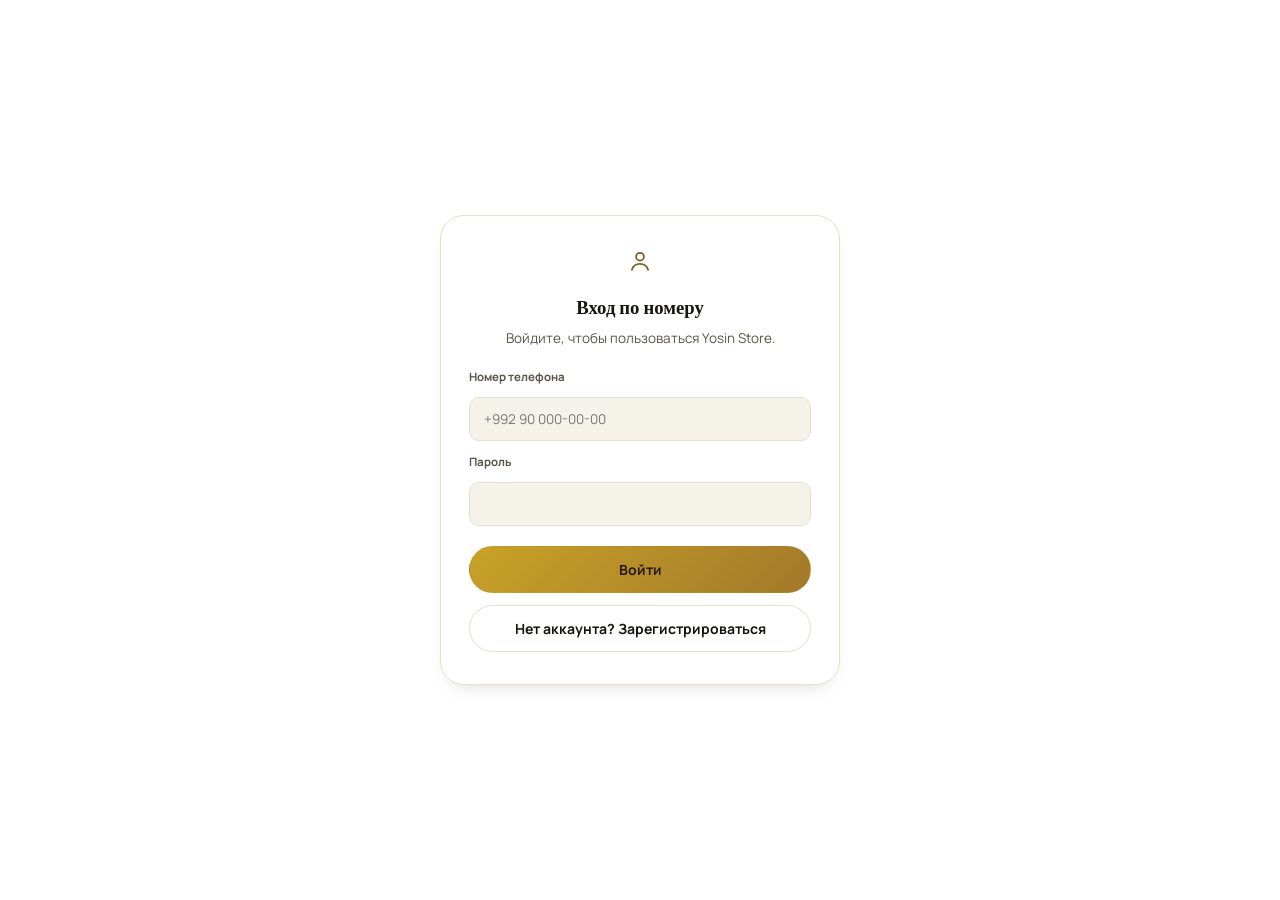
<file: checkout.html>
<!doctype html>
<html lang="ru">
<head>
<meta charset="UTF-8">
<meta name="viewport" content="width=device-width, initial-scale=1.0">
<title>Оформление заказа — Yosin Store</title>
<link rel="icon" href="assets/logo.jpg">
<link rel="preconnect" href="https://fonts.googleapis.com">
<link rel="preconnect" href="https://fonts.gstatic.com" crossorigin>
<link href="https://fonts.googleapis.com/css2?family=Fraunces:opsz,wght@9..144,400;9..144,500;9..144,600;9..144,700&family=Manrope:wght@400;500;600;700;800&family=IBM+Plex+Mono:wght@400;500&display=swap" rel="stylesheet">
<link rel="stylesheet" href="assets/style.css">
</head>
<body data-page="checkout">
<div class="splash-screen" id="splashScreen">
  <div class="splash-logo"><img src="assets/logo.jpg" alt="Yosin Store"></div>
  <div class="splash-word">YOSIN<em>.store</em></div>
  <div class="splash-bar"><span></span></div>
  <div class="splash-text">Загрузка…</div>
</div>


<header class="site-header">
  <div class="container header-inner">
    <a href="index.html" class="brand">
      <img src="assets/logo.jpg" alt="Yosin Store">
      <span class="wordmark">YOSIN<em>.store</em></span>
    </a>
    <nav class="main-nav">
      <a href="index.html" data-nav="index.html" data-i18n="nav.home">Главная</a>
      <a href="catalog.html" data-nav="catalog.html" data-i18n="nav.catalog">Каталог</a>
      <a href="catalog.html?category=phones" data-i18n="nav.phones">Смартфоны</a>
      <a href="catalog.html?category=watches" data-i18n="nav.watches">Смарт-часы</a>
      <a href="favorites.html" data-nav="favorites.html" data-i18n="nav.favorites">Избранное</a>
    </nav>
    <form class="header-search" data-search-form>
      <span data-icon="search" data-size="17"></span>
      <input type="search" name="q" placeholder="Найти iPhone, Galaxy Watch…" data-i18n-placeholder="header.searchDesktop">
    </form>
    <div class="header-actions">
      <button class="nav-toggle" data-nav-toggle aria-label="Меню"></button>
      <a class="icon-btn" href="favorites.html" aria-label="Избранное">
        <span data-icon="heart" data-size="18"></span>
        <span class="count" data-fav-count style="display:none;">0</span>
      </a>
      <a class="icon-btn" href="cart.html" aria-label="Корзина">
        <span data-icon="cart" data-size="18"></span>
        <span class="count" data-cart-count style="display:none;">0</span>
      </a>
      <a class="icon-btn" href="profile.html" aria-label="Кабинет">
        <span data-icon="user" data-size="18"></span>
      </a>
    </div>
  </div>
  <div class="container mobile-search">
    <form class="header-search" data-search-form>
      <span data-icon="search" data-size="17"></span>
      <input type="search" name="q" placeholder="Найти товар…" data-i18n-placeholder="header.searchMobile">
    </form>
  </div>
</header>

<main class="container" id="checkoutRoot"></main>

<footer class="site-footer">
  <div class="container">
    <div class="footer-grid">
      <div>
        <div class="footer-brand">
          <img src="assets/logo.jpg" alt="Yosin Store">
          <span class="wordmark">YOSIN<em>.store</em></span>
        </div>
        <p data-i18n="footer.description">Оригинальная техника с официальной гарантией: смартфоны, смарт-часы, наушники и зарядные устройства. Шоурум в Душанбе и доставка по городу.</p>
      </div>
      <div class="footer-col">
        <h5 data-i18n="footer.catalogTitle">Каталог</h5>
        <a href="catalog.html?category=phones" data-i18n="nav.phones">Смартфоны</a>
        <a href="catalog.html?category=watches" data-i18n="nav.watches">Смарт-часы</a>
        <a href="catalog.html?category=headphones" data-i18n="footer.headphones">Наушники</a>
        <a href="catalog.html?category=chargers" data-i18n="footer.chargers">Зарядные устройства</a>
        <a href="catalog.html?category=powerbank" data-i18n="footer.powerbanks">Powerbank</a>
        <a href="catalog.html?category=accessories" data-i18n="footer.accessories">Аксессуары</a>
      </div>
      <div class="footer-col">
        <h5 data-i18n="footer.customersTitle">Покупателям</h5>
        <a href="cart.html" data-i18n="footer.cart">Корзина</a>
        <a href="favorites.html" data-i18n="nav.favorites">Избранное</a>
        <a href="checkout.html" data-i18n="footer.checkout">Оформление заказа</a>
        <a href="#" data-i18n="footer.delivery">Доставка и оплата</a>
        <a href="#" data-i18n="footer.warranty">Гарантия и возврат</a>
      </div>
      <div class="footer-col">
        <h5 data-i18n="footer.contactsTitle">Контакты</h5>
        <a href="tel:+992900000000">+992 90 000-00-00</a>
        <a href="#">Душанбе, Рудаки 45</a>
        <a href="#">Telegram: @yosin_store</a>
        <a href="#" data-i18n="footer.hours">Пн–Вс, 9:00–20:00</a>
        <a href="admin.html" style="opacity:.55;font-size:11.5px;" data-i18n="footer.sellerCabinet">Кабинет продавца</a>
      </div>
    </div>
    <div class="footer-bottom">
      <span data-i18n="footer.copyright">© 2026 Yosin Store. Все права защищены.</span>
      <span class="mono" data-i18n="footer.tagline">Душанбе · Таджикистан</span>
    </div>
  </div>
</footer>

<script src="data/products.js"></script>
<script src="assets/script.js"></script>
<script>
(function () {
  function renderForm() {
    if (!Yosin.getToken() || !Yosin.getUser()) {
      Yosin.renderAuthGate();
      return;
    }
    var root = document.getElementById("checkoutRoot");
    var lines = Yosin.cartLines();

    if (!lines.length) {
      root.innerHTML = '<div class="empty-state" style="padding:80px 20px;">' + Yosin.icon("cart", 56) +
        '<h3>Корзина пуста</h3><p>Добавьте товары, чтобы оформить заказ.</p>' +
        '<a href="catalog.html" class="btn btn-gold" style="margin-top:6px;">Перейти в каталог</a></div>';
      return;
    }

    var totals = Yosin.calcTotals(lines);

    root.innerHTML =
      '<div class="breadcrumb"><a href="index.html">Главная</a><span class="sep">/</span><a href="cart.html">Корзина</a><span class="sep">/</span><span>Оформление</span></div>' +
      '<h1 style="font-size:26px;margin:18px 0 24px;">Оформление заказа</h1>' +
      '<form class="checkout-layout" id="checkoutForm">' +
      '<div>' +
      '<div class="form-section">' +
      '<h3>Контактные данные</h3>' +
      '<div class="form-grid">' +
      '<div class="field" id="f-name"><label>Имя и фамилия</label><input type="text" name="name" placeholder="Умар Мирзоев"><span class="err">Укажите имя</span></div>' +
      '<div class="field" id="f-phone"><label>Телефон</label><input type="tel" name="phone" placeholder="+992 92 xxx-xx-xx"><span class="err">Укажите телефон</span></div>' +
      '</div></div>' +
      '</div>' +

      '<div class="summary-card">' +
      '<h3>Ваш заказ</h3>' +
      lines.map(function (l) {
        return '<div class="order-summary-item"><span>' + l.product.name + ' × ' + l.qty + '</span><span class="val">' + Yosin.formatPrice(l.product.price * l.qty) + '</span></div>';
      }).join("") +
      '<div class="kv-row" style="margin-top:10px;"><span>Товары</span><span class="val">' + Yosin.formatPrice(totals.subtotal) + '</span></div>' +
      (totals.discount ? '<div class="kv-row discount"><span>Скидка</span><span class="val">−' + Yosin.formatPrice(totals.discount) + '</span></div>' : '') +
      '<div class="kv-row"><span>Доставка</span><span class="val">' + (totals.shipping === 0 ? "Бесплатно" : Yosin.formatPrice(totals.shipping)) + '</span></div>' +
      '<div class="kv-row total"><span>К оплате</span><span class="val">' + Yosin.formatPrice(totals.total) + '</span></div>' +
      '<button type="submit" class="btn btn-gold btn-block" style="margin-top:16px;">Подтвердить заказ</button>' +
      '<a href="cart.html" class="section-link" style="justify-content:center;margin-top:14px;">' + Yosin.icon("chevronLeft", 15) + ' Вернуться в корзину</a>' +
      '</div>' +
      '</form>';

    document.getElementById("checkoutForm").addEventListener("submit", function (e) {
      e.preventDefault();
      var name = e.target.name.value.trim();
      var phone = e.target.phone.value.trim();
      var valid = true;

      function toggleErr(id, bad) {
        document.getElementById(id).classList.toggle("invalid", bad);
      }
      toggleErr("f-name", !name); if (!name) valid = false;
      toggleErr("f-phone", phone.length < 6); if (phone.length < 6) valid = false;

      if (!valid) return;

      var submitBtn = e.target.querySelector('button[type="submit"]');
      var submitBtnOrigText = submitBtn ? submitBtn.textContent : "";
      var prevErrBox = document.getElementById("checkoutSubmitError");
      if (prevErrBox) prevErrBox.remove();
      if (submitBtn) { submitBtn.disabled = true; submitBtn.textContent = "Оформляем…"; }

      function showSubmitError(msg) {
        if (submitBtn) { submitBtn.disabled = false; submitBtn.textContent = submitBtnOrigText; }
        var box = document.createElement("p");
        box.id = "checkoutSubmitError";
        box.className = "admin-error";
        box.style.marginTop = "12px";
        box.textContent = msg;
        submitBtn.insertAdjacentElement("afterend", box);
      }

      var etaLabel = "уточним по телефону";
      var currentLines = Yosin.cartLines();
      var totalNow = Yosin.calcTotals(currentLines).total;

      function finishOrder(orderNumber) {
        var waLines = [
          "🛍️ Новый заказ " + orderNumber,
          "",
          "Имя: " + name,
          "Телефон: " + phone,
          "Адрес и способ оплаты — уточним по телефону",
          "",
          "Товары:"
        ];
        currentLines.forEach(function (l) {
          waLines.push("• " + l.product.name + " × " + l.qty + " — " + Yosin.formatPrice(l.product.price * l.qty));
        });
        waLines.push("");
        waLines.push("Итого: " + Yosin.formatPrice(totalNow));

        var waText = encodeURIComponent(waLines.join("\n"));
        var waUrl = "https://wa.me/992979227447?text=" + waText;

        // Trigger via a real anchor click (more reliable than window.open on mobile Safari/Chrome)
        var waLink = document.createElement("a");
        waLink.href = waUrl;
        waLink.target = "_blank";
        waLink.rel = "noopener";
        document.body.appendChild(waLink);
        waLink.click();
        waLink.remove();

        Yosin.clearCart();
        root.innerHTML =
          '<div class="success-view">' +
          '<div class="success-badge">' + Yosin.icon("checkCircle", 40) + '</div>' +
          '<h1>Заказ принят, ' + name.split(" ")[0] + '!</h1>' +
          '<p>Мы позвоним на ' + phone + ' в течение часа, чтобы уточнить адрес и способ оплаты.</p>' +
          '<div class="order-number">' + orderNumber + '</div>' +
          '<div class="specs-table" style="width:100%;text-align:left;margin-top:6px;">' +
          '<div class="r"><span class="k">Доставка</span><span class="v">' + etaLabel + '</span></div>' +
          '<div class="r"><span class="k">Оплата</span><span class="v">' + Yosin.formatPrice(totalNow) + '</span></div>' +
          '</div>' +
          '<a href="' + waUrl + '" target="_blank" rel="noopener" class="btn btn-block" style="margin-top:14px;background:#25D366;color:#fff;">Открыть WhatsApp с заказом</a>' +
          '<div class="success-actions">' +
          '<a href="index.html" class="btn btn-primary">На главную</a>' +
          '<a href="catalog.html" class="btn btn-ghost">Продолжить покупки</a>' +
          '</div></div>';
      }

      // Only cart lines that exist as real products in the backend (added
      // via the admin panel) can become a real order — sync those to the
      // server cart, then create the order there so it shows up for real
      // in the admin panel's Orders view.
      var token = Yosin.getToken();
      var orderableLines = currentLines.filter(function (l) { return l.product && l.product.apiId; });

      if (!token || orderableLines.length === 0) {
        finishOrder("YS-" + (20800 + Math.floor(Math.random() * 900)));
        return;
      }

      var authHeaders = { "Content-Type": "application/json", "Authorization": "Bearer " + token };
      var promo = Yosin.getPromo();

      fetch(Yosin.API_BASE + "/cart/clear", { method: "DELETE", headers: authHeaders })
        .catch(function () {})
        .then(function () {
          return Promise.all(orderableLines.map(function (l) {
            return fetch(Yosin.API_BASE + "/cart", {
              method: "POST",
              headers: authHeaders,
              body: JSON.stringify({ productId: l.product.apiId, quantity: l.qty })
            });
          }));
        })
        .then(function () {
          return fetch(Yosin.API_BASE + "/orders", {
            method: "POST",
            headers: authHeaders,
            body: JSON.stringify({
              deliveryType: 0,
              paymentType: 1,
              address: null,
              contactPhone: phone,
              promoCode: promo ? promo.code : null
            })
          });
        })
        .then(function (res) {
          if (!res.ok) {
            return res.text().then(function (t) {
              throw new Error(t || "Не удалось оформить заказ. Попробуйте ещё раз.");
            });
          }
          return res.json();
        })
        .then(function (order) {
          finishOrder(order.orderNumber);
        })
        .catch(function (err) {
          showSubmitError(err.message || "Не удалось подключиться к серверу. Попробуйте ещё раз.");
        });
    });
  }

  document.addEventListener("DOMContentLoaded", function () {
    Yosin.onProductsReady(renderForm);
  });
})();
</script>
</body>
</html>
</file>
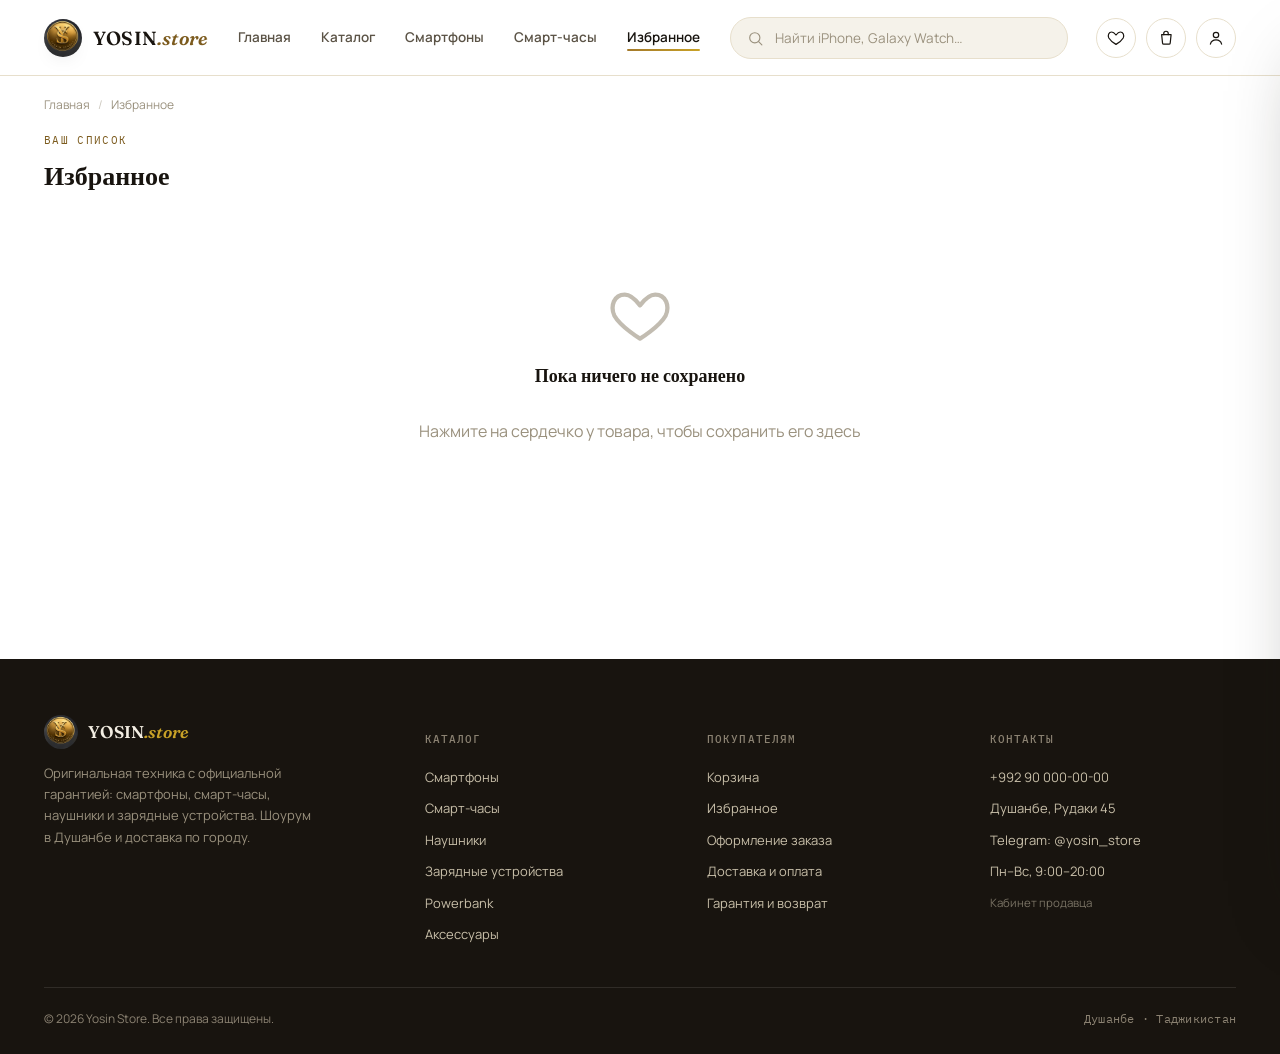
<file: favorites.html>
<!doctype html>
<html lang="ru">
<head>
<meta charset="UTF-8">
<meta name="viewport" content="width=device-width, initial-scale=1.0">
<title>Избранное — Yosin Store</title>
<link rel="icon" href="assets/logo.jpg">
<link rel="preconnect" href="https://fonts.googleapis.com">
<link rel="preconnect" href="https://fonts.gstatic.com" crossorigin>
<link href="https://fonts.googleapis.com/css2?family=Fraunces:opsz,wght@9..144,400;9..144,500;9..144,600;9..144,700&family=Manrope:wght@400;500;600;700;800&family=IBM+Plex+Mono:wght@400;500&display=swap" rel="stylesheet">
<link rel="stylesheet" href="assets/style.css">
</head>
<body data-page="favorites">
<div class="splash-screen" id="splashScreen">
  <div class="splash-logo"><img src="assets/logo.jpg" alt="Yosin Store"></div>
  <div class="splash-word">YOSIN<em>.store</em></div>
  <div class="splash-bar"><span></span></div>
  <div class="splash-text">Загрузка…</div>
</div>


<header class="site-header">
  <div class="container header-inner">
    <a href="index.html" class="brand">
      <img src="assets/logo.jpg" alt="Yosin Store">
      <span class="wordmark">YOSIN<em>.store</em></span>
    </a>
    <nav class="main-nav">
      <a href="index.html" data-nav="index.html" data-i18n="nav.home">Главная</a>
      <a href="catalog.html" data-nav="catalog.html" data-i18n="nav.catalog">Каталог</a>
      <a href="catalog.html?category=phones" data-i18n="nav.phones">Смартфоны</a>
      <a href="catalog.html?category=watches" data-i18n="nav.watches">Смарт-часы</a>
      <a href="favorites.html" data-nav="favorites.html" data-i18n="nav.favorites">Избранное</a>
    </nav>
    <form class="header-search" data-search-form>
      <span data-icon="search" data-size="17"></span>
      <input type="search" name="q" placeholder="Найти iPhone, Galaxy Watch…" data-i18n-placeholder="header.searchDesktop">
    </form>
    <div class="header-actions">
      <button class="nav-toggle" data-nav-toggle aria-label="Меню"></button>
      <a class="icon-btn" href="favorites.html" aria-label="Избранное">
        <span data-icon="heart" data-size="18"></span>
        <span class="count" data-fav-count style="display:none;">0</span>
      </a>
      <a class="icon-btn" href="cart.html" aria-label="Корзина">
        <span data-icon="cart" data-size="18"></span>
        <span class="count" data-cart-count style="display:none;">0</span>
      </a>
      <a class="icon-btn" href="profile.html" aria-label="Кабинет">
        <span data-icon="user" data-size="18"></span>
      </a>
    </div>
  </div>
  <div class="container mobile-search">
    <form class="header-search" data-search-form>
      <span data-icon="search" data-size="17"></span>
      <input type="search" name="q" placeholder="Найти товар…" data-i18n-placeholder="header.searchMobile">
    </form>
  </div>
</header>

<main class="container" style="padding-bottom:80px;">
  <div class="breadcrumb"><a href="index.html">Главная</a><span class="sep">/</span><span>Избранное</span></div>
  <div class="section-head" style="margin-top:18px;">
    <div><span class="eyebrow">Ваш список</span><h1 style="font-family:'Fraunces',serif;font-weight:600;font-size:26px;">Избранное</h1></div>
  </div>
  <div class="product-grid" id="favGrid"></div>
</main>

<footer class="site-footer">
  <div class="container">
    <div class="footer-grid">
      <div>
        <div class="footer-brand">
          <img src="assets/logo.jpg" alt="Yosin Store">
          <span class="wordmark">YOSIN<em>.store</em></span>
        </div>
        <p data-i18n="footer.description">Оригинальная техника с официальной гарантией: смартфоны, смарт-часы, наушники и зарядные устройства. Шоурум в Душанбе и доставка по городу.</p>
      </div>
      <div class="footer-col">
        <h5 data-i18n="footer.catalogTitle">Каталог</h5>
        <a href="catalog.html?category=phones" data-i18n="nav.phones">Смартфоны</a>
        <a href="catalog.html?category=watches" data-i18n="nav.watches">Смарт-часы</a>
        <a href="catalog.html?category=headphones" data-i18n="footer.headphones">Наушники</a>
        <a href="catalog.html?category=chargers" data-i18n="footer.chargers">Зарядные устройства</a>
        <a href="catalog.html?category=powerbank" data-i18n="footer.powerbanks">Powerbank</a>
        <a href="catalog.html?category=accessories" data-i18n="footer.accessories">Аксессуары</a>
      </div>
      <div class="footer-col">
        <h5 data-i18n="footer.customersTitle">Покупателям</h5>
        <a href="cart.html" data-i18n="footer.cart">Корзина</a>
        <a href="favorites.html" data-i18n="nav.favorites">Избранное</a>
        <a href="checkout.html" data-i18n="footer.checkout">Оформление заказа</a>
        <a href="#" data-i18n="footer.delivery">Доставка и оплата</a>
        <a href="#" data-i18n="footer.warranty">Гарантия и возврат</a>
      </div>
      <div class="footer-col">
        <h5 data-i18n="footer.contactsTitle">Контакты</h5>
        <a href="tel:+992900000000">+992 90 000-00-00</a>
        <a href="#">Душанбе, Рудаки 45</a>
        <a href="#">Telegram: @yosin_store</a>
        <a href="#" data-i18n="footer.hours">Пн–Вс, 9:00–20:00</a>
        <a href="admin.html" style="opacity:.55;font-size:11.5px;" data-i18n="footer.sellerCabinet">Кабинет продавца</a>
      </div>
    </div>
    <div class="footer-bottom">
      <span data-i18n="footer.copyright">© 2026 Yosin Store. Все права защищены.</span>
      <span class="mono" data-i18n="footer.tagline">Душанбе · Таджикистан</span>
    </div>
  </div>
</footer>

<script src="data/products.js"></script>
<script src="assets/script.js"></script>
<script>
  document.addEventListener("DOMContentLoaded", function () {
    Yosin.onProductsReady(function () {
      var favs = Yosin.getFavs();
      var products = favs.map(Yosin.productById).filter(Boolean);
      Yosin.renderGrid(document.getElementById("favGrid"), products, "Нажмите на сердечко у товара, чтобы сохранить его здесь", "heart", "Пока ничего не сохранено");
    });
  });
</script>
</body>
</html>
</file>
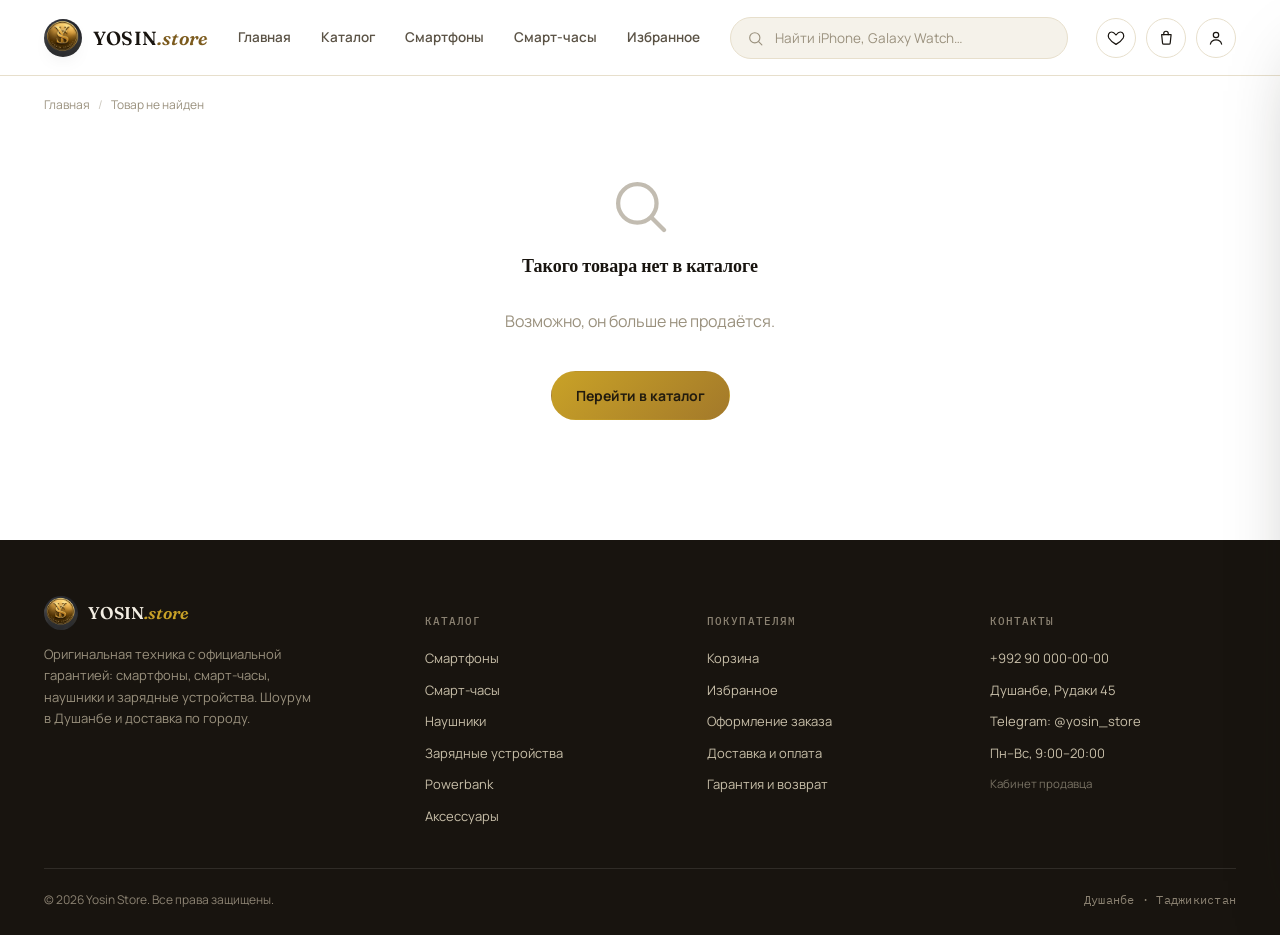
<file: product.html>
<!doctype html>
<html lang="ru">
<head>
<meta charset="UTF-8">
<meta name="viewport" content="width=device-width, initial-scale=1.0">
<title id="pageTitle">Товар — Yosin Store</title>
<link rel="icon" href="assets/logo.jpg">
<link rel="preconnect" href="https://fonts.googleapis.com">
<link rel="preconnect" href="https://fonts.gstatic.com" crossorigin>
<link href="https://fonts.googleapis.com/css2?family=Fraunces:opsz,wght@9..144,400;9..144,500;9..144,600;9..144,700&family=Manrope:wght@400;500;600;700;800&family=IBM+Plex+Mono:wght@400;500&display=swap" rel="stylesheet">
<link rel="stylesheet" href="assets/style.css">
</head>
<body data-page="product">
<div class="splash-screen" id="splashScreen">
  <div class="splash-logo"><img src="assets/logo.jpg" alt="Yosin Store"></div>
  <div class="splash-word">YOSIN<em>.store</em></div>
  <div class="splash-bar"><span></span></div>
  <div class="splash-text">Загрузка…</div>
</div>


<header class="site-header">
  <div class="container header-inner">
    <a href="index.html" class="brand">
      <img src="assets/logo.jpg" alt="Yosin Store">
      <span class="wordmark">YOSIN<em>.store</em></span>
    </a>
    <nav class="main-nav">
      <a href="index.html" data-nav="index.html" data-i18n="nav.home">Главная</a>
      <a href="catalog.html" data-nav="catalog.html" data-i18n="nav.catalog">Каталог</a>
      <a href="catalog.html?category=phones" data-i18n="nav.phones">Смартфоны</a>
      <a href="catalog.html?category=watches" data-i18n="nav.watches">Смарт-часы</a>
      <a href="favorites.html" data-nav="favorites.html" data-i18n="nav.favorites">Избранное</a>
    </nav>
    <form class="header-search" data-search-form>
      <span data-icon="search" data-size="17"></span>
      <input type="search" name="q" placeholder="Найти iPhone, Galaxy Watch…" data-i18n-placeholder="header.searchDesktop">
    </form>
    <div class="header-actions">
      <button class="nav-toggle" data-nav-toggle aria-label="Меню"></button>
      <a class="icon-btn" href="favorites.html" aria-label="Избранное">
        <span data-icon="heart" data-size="18"></span>
        <span class="count" data-fav-count style="display:none;">0</span>
      </a>
      <a class="icon-btn" href="cart.html" aria-label="Корзина">
        <span data-icon="cart" data-size="18"></span>
        <span class="count" data-cart-count style="display:none;">0</span>
      </a>
      <a class="icon-btn" href="profile.html" aria-label="Кабинет">
        <span data-icon="user" data-size="18"></span>
      </a>
    </div>
  </div>
  <div class="container mobile-search">
    <form class="header-search" data-search-form>
      <span data-icon="search" data-size="17"></span>
      <input type="search" name="q" placeholder="Найти товар…" data-i18n-placeholder="header.searchMobile">
    </form>
  </div>
</header>

<main class="container">
  <div class="breadcrumb" id="breadcrumb"></div>
  <div id="pdRoot"></div>

  <section class="section" id="relatedSection" style="display:none;">
    <div class="section-head">
      <div><span class="eyebrow">Похоже, вам понравится</span><h2>С этим товаром покупают</h2></div>
    </div>
    <div class="product-grid" id="relatedGrid"></div>
  </section>
</main>

<footer class="site-footer">
  <div class="container">
    <div class="footer-grid">
      <div>
        <div class="footer-brand">
          <img src="assets/logo.jpg" alt="Yosin Store">
          <span class="wordmark">YOSIN<em>.store</em></span>
        </div>
        <p data-i18n="footer.description">Оригинальная техника с официальной гарантией: смартфоны, смарт-часы, наушники и зарядные устройства. Шоурум в Душанбе и доставка по городу.</p>
      </div>
      <div class="footer-col">
        <h5 data-i18n="footer.catalogTitle">Каталог</h5>
        <a href="catalog.html?category=phones" data-i18n="nav.phones">Смартфоны</a>
        <a href="catalog.html?category=watches" data-i18n="nav.watches">Смарт-часы</a>
        <a href="catalog.html?category=headphones" data-i18n="footer.headphones">Наушники</a>
        <a href="catalog.html?category=chargers" data-i18n="footer.chargers">Зарядные устройства</a>
        <a href="catalog.html?category=powerbank" data-i18n="footer.powerbanks">Powerbank</a>
        <a href="catalog.html?category=accessories" data-i18n="footer.accessories">Аксессуары</a>
      </div>
      <div class="footer-col">
        <h5 data-i18n="footer.customersTitle">Покупателям</h5>
        <a href="cart.html" data-i18n="footer.cart">Корзина</a>
        <a href="favorites.html" data-i18n="nav.favorites">Избранное</a>
        <a href="checkout.html" data-i18n="footer.checkout">Оформление заказа</a>
        <a href="#" data-i18n="footer.delivery">Доставка и оплата</a>
        <a href="#" data-i18n="footer.warranty">Гарантия и возврат</a>
      </div>
      <div class="footer-col">
        <h5 data-i18n="footer.contactsTitle">Контакты</h5>
        <a href="tel:+992900000000">+992 90 000-00-00</a>
        <a href="#">Душанбе, Рудаки 45</a>
        <a href="#">Telegram: @yosin_store</a>
        <a href="#" data-i18n="footer.hours">Пн–Вс, 9:00–20:00</a>
        <a href="admin.html" style="opacity:.55;font-size:11.5px;" data-i18n="footer.sellerCabinet">Кабинет продавца</a>
      </div>
    </div>
    <div class="footer-bottom">
      <span data-i18n="footer.copyright">© 2026 Yosin Store. Все права защищены.</span>
      <span class="mono" data-i18n="footer.tagline">Душанбе · Таджикистан</span>
    </div>
  </div>
</footer>

<script src="data/products.js"></script>
<script src="assets/script.js"></script>
<script>
(function () {
  document.addEventListener("DOMContentLoaded", function () {
    var id = Yosin.getParam("id");
    var root = document.getElementById("pdRoot");
    var crumb = document.getElementById("breadcrumb");
    var initialized = false;

    Yosin.onProductsReady(function () {
      var product = id ? Yosin.productById(id) : null;

      if (!product) {
        // The real catalog may still be loading — don't flash "not found"
        // until we've actually heard back from the server at least once.
        if (!Yosin.isApiLoaded() && !initialized) return;
        crumb.innerHTML = '<a href="index.html">Главная</a><span class="sep">/</span><span>Товар не найден</span>';
        root.innerHTML = '<div class="empty-state">' + Yosin.icon("search", 56) +
          '<h3>Такого товара нет в каталоге</h3><p>Возможно, он больше не продаётся.</p>' +
          '<a href="catalog.html" class="btn btn-gold" style="margin-top:8px;">Перейти в каталог</a></div>';
        return;
      }
      initialized = true;
      initProduct(product);
    });

    function initProduct(product) {
    document.getElementById("pageTitle").textContent = product.name + " — Yosin Store";
    crumb.innerHTML = '<a href="index.html">Главная</a><span class="sep">/</span>' +
      '<a href="catalog.html?category=' + product.category + '">' + Yosin.categoryLabel(product.category) + '</a>' +
      '<span class="sep">/</span><span>' + product.name + '</span>';

    var qty = 1;
    var selectedColor = 0;
    var favOn = Yosin.isFav(product.id);

    function galleryList() {
      var list = [];
      if (product.mainImageUrl) list.push(product.mainImageUrl);
      (product.images || []).forEach(function (u) { if (u && list.indexOf(u) === -1) list.push(u); });
      return list;
    }
    var selectedImageIdx = 0;
    function specsRows() {
      return Object.keys(product.specs).map(function (k) {
        return '<div class="r"><span class="k">' + k + '</span><span class="v">' + product.specs[k] + '</span></div>';
      }).join("");
    }
    function colorSwatches() {
      return product.colors.map(function (c, i) {
        return '<span class="c' + (i === selectedColor ? " sel" : "") + '" style="background:' + c + ';" data-color-idx="' + i + '"></span>';
      }).join("");
    }
    function attrChipsHTML() {
      var out = "";
      if (product.availableColors) {
        out += '<div class="pd-attr-row"><span class="pd-option-label">Доступные цвета</span><div class="chip-row">' +
          product.availableColors.split(",").map(function (c) { return c.trim(); }).filter(Boolean)
            .map(function (c) { return '<span class="chip">' + c + '</span>'; }).join("") + '</div></div>';
      }
      if (product.storageOptions) {
        out += '<div class="pd-attr-row"><span class="pd-option-label">Память</span><div class="chip-row">' +
          product.storageOptions.split(",").map(function (s) { return s.trim(); }).filter(Boolean)
            .map(function (s) { return '<span class="chip">' + s + '</span>'; }).join("") + '</div></div>';
      }
      return out;
    }
    function mainImageHTML() {
      var gallery = galleryList();
      if (gallery.length) return '<img src="' + gallery[selectedImageIdx] + '" alt="' + product.name + '">';
      return Yosin.icon(Yosin.CATEGORY_ICON[product.category], 180);
    }
    function thumbsHTML() {
      var gallery = galleryList();
      if (gallery.length) {
        return gallery.map(function (url, i) {
          return '<div class="t' + (i === selectedImageIdx ? " active" : "") + '" data-photo-idx="' + i + '"><img src="' + url + '" alt=""></div>';
        }).join("");
      }
      var n = Math.max(3, product.colors.length);
      var out = "";
      for (var i = 0; i < n; i++) {
        out += '<div class="t' + (i === 0 ? " active" : "") + '" data-thumb-idx="' + i + '">' + Yosin.icon(Yosin.CATEGORY_ICON[product.category], 22) + '</div>';
      }
      return out;
    }

    function render() {
      root.innerHTML =
        '<div class="pd-layout">' +
        '<div class="pd-gallery">' +
        '<div class="pd-main-img">' + mainImageHTML() + '</div>' +
        '<div class="pd-thumbs">' + thumbsHTML() + '</div>' +
        '</div>' +
        '<div class="pd-info">' +
        '<span class="pd-brand">' + product.brand + '</span>' +
        '<h1 class="pd-title">' + product.name + '</h1>' +
        (product.reviews ? '<div class="pd-rating"><span class="stars">' + Yosin.starString(product.rating) + '</span><span>' + product.rating.toFixed(1) + ' · ' + product.reviews + ' отзывов</span></div>' : '') +
        '<div class="pd-price-row"><span class="price">' + Yosin.formatPrice(product.price) + '</span>' +
        (product.oldPrice ? '<span class="old-price">' + Yosin.formatPrice(product.oldPrice) + '</span>' : '') + '</div>' +
        '<p class="pd-desc">' + product.description + '</p>' +
        attrChipsHTML() +
        (product.colors.length ? '<span class="pd-option-label">Цвет</span><div class="color-swatches" id="colorSwatches">' + colorSwatches() + '</div>' : '') +
        '<span class="pd-option-label">Количество</span>' +
        '<div class="qty-row"><div class="stepper">' +
        '<button id="qtyMinus" aria-label="Меньше">−</button><span class="qty" id="qtyVal">' + qty + '</span><button id="qtyPlus" aria-label="Больше">+</button>' +
        '</div><span class="mono" style="font-size:12px;color:var(--ink-faint);">в наличии в шоуруме</span></div>' +
        '<div class="pd-actions">' +
        '<button class="btn btn-gold" id="addBtn">Добавить в корзину — ' + Yosin.formatPrice(product.price * qty) + '</button>' +
        '<button class="btn btn-primary" id="buyNowBtn">Купить сейчас</button>' +
        '<button class="btn btn-ghost" id="favBtn" aria-label="В избранное">' + Yosin.icon("heart", 18, favOn ? "fav-inline on" : "fav-inline") + '</button>' +
        '</div>' +
        '<h4 style="font-size:13px;text-transform:uppercase;letter-spacing:.04em;color:var(--ink-faint);font-family:\'IBM Plex Mono\',monospace;font-weight:500;margin-bottom:10px;">Характеристики</h4>' +
        '<div class="specs-table">' + specsRows() + '</div>' +
        '<div class="trust-strip">' +
        '<span class="item">' + Yosin.icon("shield", 16) + ' Гарантия ' + (product.specs["Гарантия"] || "12 мес") + '</span>' +
        '<span class="item">' + Yosin.icon("truck", 16) + ' Доставка сегодня</span>' +
        '<span class="item">' + Yosin.icon("award", 16) + ' 100% оригинал</span>' +
        '</div>' +
        '</div></div>';

      document.getElementById("qtyMinus").addEventListener("click", function () { if (qty > 1) { qty--; render(); } });
      document.getElementById("qtyPlus").addEventListener("click", function () { qty++; render(); });
      document.getElementById("addBtn").addEventListener("click", function () {
        Yosin.addToCart(product.id, qty);
        Yosin.showToast(product.name + " добавлен в корзину", "cart");
      });
      document.getElementById("buyNowBtn").addEventListener("click", function () {
        Yosin.addToCart(product.id, qty);
        window.location.href = "checkout.html";
      });
      document.getElementById("favBtn").addEventListener("click", function () {
        favOn = Yosin.toggleFav(product.id);
        Yosin.showToast(favOn ? "Добавлено в избранное" : "Убрано из избранного", "heart");
        render();
      });
      var colorSwatchesEl = document.getElementById("colorSwatches");
      if (colorSwatchesEl) {
        colorSwatchesEl.addEventListener("click", function (e) {
          var el = e.target.closest("[data-color-idx]");
          if (!el) return;
          selectedColor = Number(el.getAttribute("data-color-idx"));
          render();
        });
      }
      document.querySelectorAll("[data-photo-idx]").forEach(function (t) {
        t.addEventListener("click", function () {
          selectedImageIdx = Number(t.getAttribute("data-photo-idx"));
          render();
        });
      });
      document.querySelectorAll("[data-thumb-idx]").forEach(function (t) {
        t.addEventListener("click", function () {
          document.querySelectorAll("[data-thumb-idx]").forEach(function (o) { o.classList.remove("active"); });
          t.classList.add("active");
        });
      });
    }
    render();

    var related = Yosin.relatedProducts(product, 4);
    var relatedSection = document.getElementById("relatedSection");
    if (related.length) {
      relatedSection.style.display = "";
      Yosin.renderGrid(document.getElementById("relatedGrid"), related);
    } else {
      relatedSection.style.display = "none";
    }
    } // end initProduct
  });
})();
</script>
</body>
</html>
</file>
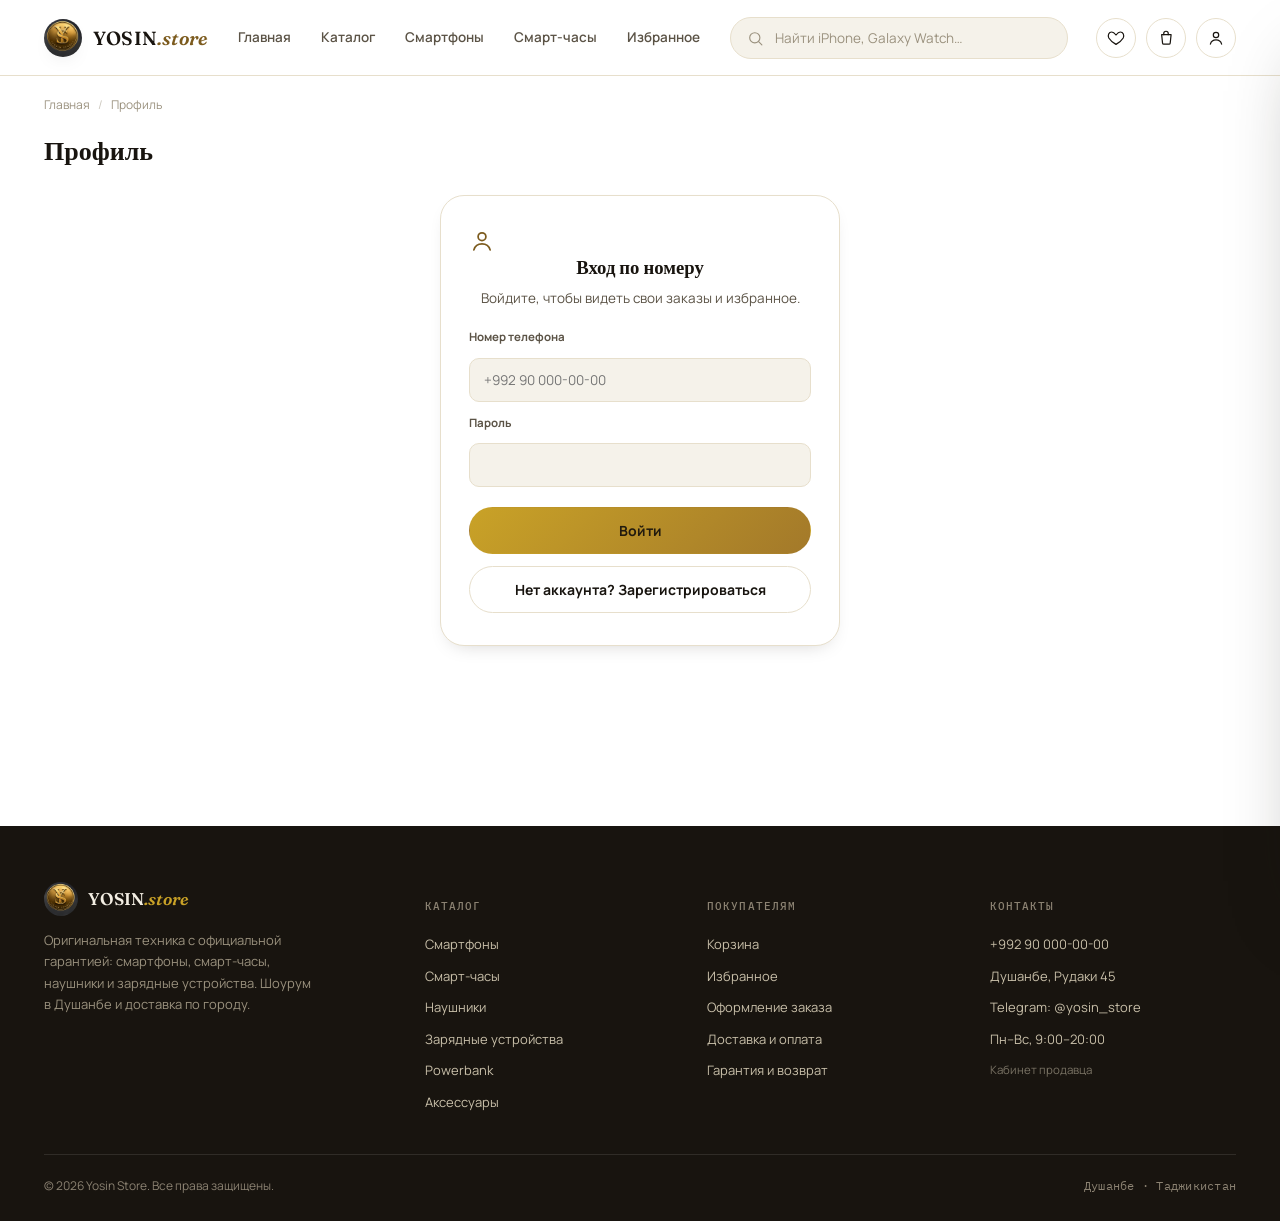
<file: profile.html>
<!doctype html>
<html lang="ru">
<head>
<meta charset="UTF-8">
<meta name="viewport" content="width=device-width, initial-scale=1.0">
<title>Профиль — Yosin Store</title>
<link rel="icon" href="assets/logo.jpg">
<link rel="preconnect" href="https://fonts.googleapis.com">
<link rel="preconnect" href="https://fonts.gstatic.com" crossorigin>
<link href="https://fonts.googleapis.com/css2?family=Fraunces:opsz,wght@9..144,400;9..144,500;9..144,600;9..144,700&family=Manrope:wght@400;500;600;700;800&family=IBM+Plex+Mono:wght@400;500&display=swap" rel="stylesheet">
<link rel="stylesheet" href="assets/style.css">
</head>
<body data-page="profile">
<div class="splash-screen" id="splashScreen">
  <div class="splash-logo"><img src="assets/logo.jpg" alt="Yosin Store"></div>
  <div class="splash-word">YOSIN<em>.store</em></div>
  <div class="splash-bar"><span></span></div>
  <div class="splash-text">Загрузка…</div>
</div>

<header class="site-header">
  <div class="container header-inner">
    <a href="index.html" class="brand">
      <img src="assets/logo.jpg" alt="Yosin Store">
      <span class="wordmark">YOSIN<em>.store</em></span>
    </a>
    <nav class="main-nav">
      <a href="index.html" data-nav="index.html" data-i18n="nav.home">Главная</a>
      <a href="catalog.html" data-nav="catalog.html" data-i18n="nav.catalog">Каталог</a>
      <a href="catalog.html?category=phones" data-i18n="nav.phones">Смартфоны</a>
      <a href="catalog.html?category=watches" data-i18n="nav.watches">Смарт-часы</a>
      <a href="favorites.html" data-nav="favorites.html" data-i18n="nav.favorites">Избранное</a>
    </nav>
    <form class="header-search" data-search-form>
      <span data-icon="search" data-size="17"></span>
      <input type="search" name="q" placeholder="Найти iPhone, Galaxy Watch…" data-i18n-placeholder="header.searchDesktop">
    </form>
    <div class="header-actions">
      <button class="nav-toggle" data-nav-toggle aria-label="Меню"></button>
      <a class="icon-btn" href="favorites.html" aria-label="Избранное">
        <span data-icon="heart" data-size="18"></span>
        <span class="count" data-fav-count style="display:none;">0</span>
      </a>
      <a class="icon-btn" href="cart.html" aria-label="Корзина">
        <span data-icon="cart" data-size="18"></span>
        <span class="count" data-cart-count style="display:none;">0</span>
      </a>
      <a class="icon-btn" href="profile.html" aria-label="Кабинет">
        <span data-icon="user" data-size="18"></span>
      </a>
    </div>
  </div>
  <div class="container mobile-search">
    <form class="header-search" data-search-form>
      <span data-icon="search" data-size="17"></span>
      <input type="search" name="q" placeholder="Найти товар…" data-i18n-placeholder="header.searchMobile">
    </form>
  </div>
</header>

<main class="container" style="padding-bottom:60px;">
  <div class="breadcrumb"><a href="index.html">Главная</a><span class="sep">/</span><span>Профиль</span></div>
  <h1 style="font-size:26px;margin:18px 0 24px;">Профиль</h1>

  <section id="profileGuestView" class="admin-login-card">
    <span data-icon="user" data-size="26" style="color:var(--gold-deep);margin-bottom:10px;"></span>
    <h3 id="authTitle" style="margin-bottom:6px;">Вход по номеру</h3>
    <p style="color:var(--ink-soft);font-size:13.5px;margin:0 0 20px;">Войдите, чтобы видеть свои заказы и избранное.</p>

    <form id="loginForm">
      <div class="field" style="margin-bottom:12px;">
        <label>Номер телефона</label>
        <input type="text" name="phone" placeholder="+992 90 000-00-00" required autocomplete="username">
      </div>
      <div class="field" style="margin-bottom:6px;">
        <label>Пароль</label>
        <input type="password" name="password" required autocomplete="current-password">
      </div>
      <button type="submit" class="btn btn-gold btn-block" style="margin-top:14px;">Войти</button>
    </form>

    <form id="registerForm" hidden>
      <div class="field" style="margin-bottom:12px;">
        <label>Ваше имя</label>
        <input type="text" name="fullName" required autocomplete="name">
      </div>
      <div class="field" style="margin-bottom:12px;">
        <label>Номер телефона</label>
        <input type="text" name="phone" placeholder="+992 90 000-00-00" required autocomplete="username">
      </div>
      <div class="field" style="margin-bottom:6px;">
        <label>Пароль</label>
        <input type="password" name="password" required minlength="6" autocomplete="new-password">
      </div>
      <button type="submit" class="btn btn-gold btn-block" style="margin-top:14px;">Зарегистрироваться</button>
    </form>

    <p id="authError" class="admin-error" hidden></p>

    <button type="button" id="authSwitchBtn" class="btn btn-ghost btn-block" style="margin-top:12px;">Нет аккаунта? Зарегистрироваться</button>
  </section>

  <section id="profileAccountView" hidden>
    <div class="profile-head">
      <div class="profile-avatar">
        <span data-icon="user" data-size="22"></span>
      </div>
      <div>
        <div id="profileName" style="font-weight:700;font-size:16px;"></div>
        <div id="profilePhone" style="color:var(--ink-soft);font-size:13px;"></div>
      </div>
      <button type="button" class="btn btn-ghost" id="logoutBtn" style="margin-left:auto;">Выйти</button>
    </div>

    <div class="profile-stats">
      <div class="profile-stat"><b id="statOrders">0</b><span>Заказы</span></div>
      <div class="profile-stat"><b id="statFavs">0</b><span>Избранное</span></div>
    </div>

    <a href="admin.html" id="sellerBanner" class="profile-seller-banner" hidden>
      <span data-icon="award" data-size="18"></span>
      <span>Вы вошли как администратор — открыть кабинет продавца →</span>
    </a>

    <div class="profile-section">
      <h3>Мои заказы</h3>
      <div id="ordersList"><p class="profile-empty">Загрузка…</p></div>
    </div>

    <a href="favorites.html" class="profile-row">
      <span data-icon="heart" data-size="17"></span>
      <span>Избранное</span>
      <span data-icon="chevronRight" data-size="16"></span>
    </a>
    <a href="cart.html" class="profile-row">
      <span data-icon="cart" data-size="17"></span>
      <span>Корзина</span>
      <span data-icon="chevronRight" data-size="16"></span>
    </a>
  </section>
</main>

<footer class="site-footer">
  <div class="container">
    <div class="footer-grid">
      <div>
        <div class="footer-brand">
          <img src="assets/logo.jpg" alt="Yosin Store">
          <span class="wordmark">YOSIN<em>.store</em></span>
        </div>
        <p data-i18n="footer.description">Оригинальная техника с официальной гарантией: смартфоны, смарт-часы, наушники и зарядные устройства. Шоурум в Душанбе и доставка по городу.</p>
      </div>
      <div class="footer-col">
        <h5 data-i18n="footer.catalogTitle">Каталог</h5>
        <a href="catalog.html?category=phones" data-i18n="nav.phones">Смартфоны</a>
        <a href="catalog.html?category=watches" data-i18n="nav.watches">Смарт-часы</a>
        <a href="catalog.html?category=headphones" data-i18n="footer.headphones">Наушники</a>
        <a href="catalog.html?category=chargers" data-i18n="footer.chargers">Зарядные устройства</a>
        <a href="catalog.html?category=powerbank" data-i18n="footer.powerbanks">Powerbank</a>
        <a href="catalog.html?category=accessories" data-i18n="footer.accessories">Аксессуары</a>
      </div>
      <div class="footer-col">
        <h5 data-i18n="footer.customersTitle">Покупателям</h5>
        <a href="cart.html" data-i18n="footer.cart">Корзина</a>
        <a href="favorites.html" data-i18n="nav.favorites">Избранное</a>
        <a href="checkout.html" data-i18n="footer.checkout">Оформление заказа</a>
        <a href="#" data-i18n="footer.delivery">Доставка и оплата</a>
        <a href="#" data-i18n="footer.warranty">Гарантия и возврат</a>
      </div>
      <div class="footer-col">
        <h5 data-i18n="footer.contactsTitle">Контакты</h5>
        <a href="tel:+992900000000">+992 90 000-00-00</a>
        <a href="#">Душанбе, Рудаки 45</a>
        <a href="#">Telegram: @yosin_store</a>
        <a href="#" data-i18n="footer.hours">Пн–Вс, 9:00–20:00</a>
        <a href="admin.html" style="opacity:.55;font-size:11.5px;" data-i18n="footer.sellerCabinet">Кабинет продавца</a>
      </div>
    </div>
    <div class="footer-bottom">
      <span data-i18n="footer.copyright">© 2026 Yosin Store. Все права защищены.</span>
      <span class="mono" data-i18n="footer.tagline">Душанбе · Таджикистан</span>
    </div>
  </div>
</footer>

<script src="data/products.js"></script>
<script src="assets/script.js"></script>
<script src="assets/profile.js"></script>
</body>
</html>
</file>
<file: assets/style.css>
/* ==========================================================================
   YOSIN STORE — shared design system
   Ink + warm gold on ivory/white. Fraunces (display) / Manrope (UI) / IBM Plex Mono (data)
   ========================================================================== */

/* Fonts (Fraunces / Manrope / IBM Plex Mono) are loaded via <link> tags in
   each page's <head> - faster and more reliable than @import here. */

:root{
  --bg:#FFFFFF;
  --tint:#F5F2EA;
  --paper:#FFFFFF;
  --ink:#18140F;
  --ink-soft:#5B5346;
  --ink-faint:#9A917E;
  --gold:#A3792A;
  --gold-bright:#C9A227;
  --gold-deep:#7C5B1E;
  --gold-pale:#F1E6C9;
  --line:#E7DFCC;
  --success:#3F7D58;
  --success-bg:#E7F1EA;
  --danger:#B54B3F;
  --danger-bg:#FBEAE6;
  --shadow-sm: 0 8px 20px -12px rgba(24,20,15,0.25);
  --shadow-md: 0 20px 44px -20px rgba(24,20,15,0.30);
  --shadow-lg: 0 36px 72px -30px rgba(24,20,15,0.38);
  --radius-sm: 10px;
  --radius-md: 16px;
  --radius-lg: 24px;
  --header-h: 76px;
}

/* Site always uses the light gold/white palette, regardless of the visitor's
   OS/browser dark-mode setting — Yosin Store's brand look stays consistent. */

*,*::before,*::after{box-sizing:border-box;}
html{scroll-behavior:smooth;}
body{
  margin:0;
  background:var(--bg);
  color:var(--ink);
  font-family:'Manrope',system-ui,-apple-system,'Segoe UI',sans-serif;
  -webkit-font-smoothing:antialiased;
  line-height:1.5;
}
img{max-width:100%;display:block;}
a{color:inherit;text-decoration:none;}
button{font-family:inherit;cursor:pointer;}
input,select,textarea{font-family:inherit;}
::selection{background:var(--gold-pale);color:var(--gold-deep);}
:focus-visible{outline:2px solid var(--gold);outline-offset:2px;}

.container{max-width:1240px;margin:0 auto;padding:0 24px;}

h1,h2,h3,h4{font-family:'Fraunces',Georgia,'Times New Roman',serif;font-weight:600;margin:0;text-wrap:balance;}
em.accent{font-style:italic;color:var(--gold-deep);}

.eyebrow{
  font-family:'IBM Plex Mono','SFMono-Regular',Consolas,'Liberation Mono',monospace;
  font-size:11px;letter-spacing:.12em;text-transform:uppercase;
  color:var(--gold-deep);
}
.mono{font-family:'IBM Plex Mono','SFMono-Regular',Consolas,'Liberation Mono',monospace;}
.icon-wrap{display:block;height:auto;}

/* ---------------- Header ---------------- */
.site-header{
  position:sticky;top:0;z-index:100;
  background:rgba(255,255,255,.86);
  backdrop-filter:blur(14px) saturate(140%);
  border-bottom:1px solid var(--line);
  height:var(--header-h);
}
.header-inner{
  height:var(--header-h);
  display:flex;align-items:center;gap:28px;
}
.brand{display:flex;align-items:center;gap:11px;flex-shrink:0;}
.brand img{width:38px;height:38px;border-radius:50%;box-shadow:var(--shadow-sm);}
.brand .wordmark{font-family:'Fraunces',Georgia,'Times New Roman',serif;font-weight:600;font-size:19px;letter-spacing:.01em;}
.brand .wordmark em{font-style:italic;color:var(--gold-deep);}

.main-nav{display:flex;align-items:center;gap:26px;flex-shrink:0;}
.main-nav a{
  font-size:13.5px;font-weight:600;color:var(--ink-soft);
  padding:6px 2px;border-bottom:2px solid transparent;
  transition:color .15s;
}
.main-nav a:hover, .main-nav a.active{color:var(--ink);border-color:var(--gold);}

.header-search{
  flex:1;max-width:420px;
  display:flex;align-items:center;gap:9px;
  background:var(--tint);border:1px solid var(--line);
  border-radius:100px;padding:10px 16px;
}
.header-search input{
  border:none;background:none;outline:none;width:100%;
  font-size:13.5px;color:var(--ink);
}
.header-search input::placeholder{color:var(--ink-faint);}
.header-search svg{flex-shrink:0;color:var(--ink-faint);}

.header-actions{display:flex;align-items:center;gap:10px;margin-left:auto;flex-shrink:0;}
.icon-btn{
  position:relative;
  width:40px;height:40px;border-radius:50%;
  display:flex;align-items:center;justify-content:center;
  background:var(--paper);border:1px solid var(--line);
  color:var(--ink);flex-shrink:0;
  transition:border-color .15s, transform .12s;
}
.icon-btn:hover{border-color:var(--gold);}
.icon-btn:active{transform:scale(.94);}
.icon-btn .count{
  position:absolute;top:-4px;right:-4px;
  min-width:17px;height:17px;padding:0 4px;
  border-radius:100px;background:var(--gold);color:#fff;
  font-size:9.5px;font-weight:700;line-height:17px;text-align:center;
}
.nav-toggle{display:none;}

/* ---------------- Buttons ---------------- */
.btn{
  display:inline-flex;align-items:center;justify-content:center;gap:8px;
  border-radius:100px;padding:13px 24px;font-weight:700;font-size:14px;
  border:1px solid transparent;transition:transform .18s var(--ease-out), box-shadow .2s var(--ease-out), opacity .15s;
  white-space:nowrap;
}
.btn:active{transform:scale(.97);}
.btn-primary{background:var(--ink);color:var(--paper);}
.btn-primary:hover{box-shadow:var(--shadow-sm);}
.btn-gold{background:linear-gradient(135deg,var(--gold-bright),var(--gold));color:#221B0E;}
.btn-gold:hover{box-shadow:0 12px 28px -10px rgba(163,121,42,.55);}
.btn-ghost{background:var(--paper);border-color:var(--line);color:var(--ink);}
.btn-ghost:hover{border-color:var(--gold);}
.btn-block{width:100%;}
.btn-sm{padding:9px 16px;font-size:12.5px;}
.btn:disabled{opacity:.45;cursor:not-allowed;}

/* ---------------- Hero ---------------- */
.hero{
  padding:56px 0 64px;
  display:grid;grid-template-columns:1.05fr .95fr;gap:48px;align-items:center;
}
.hero-copy .eyebrow{margin-bottom:14px;display:inline-block;}
.hero-copy h1{font-size:clamp(32px,4vw,50px);line-height:1.06;letter-spacing:-.01em;margin-bottom:18px;}
.hero-copy p{font-size:16px;color:var(--ink-soft);max-width:46ch;margin:0 0 26px;line-height:1.65;}
.hero-actions{display:flex;gap:12px;flex-wrap:wrap;}
.hero-trust{display:flex;gap:22px;margin-top:32px;flex-wrap:wrap;}
.hero-trust .item{display:flex;align-items:center;gap:8px;font-size:12.5px;font-weight:600;color:var(--ink-soft);}
.hero-trust svg{color:var(--gold-deep);flex-shrink:0;}

.hero-art{
  position:relative;aspect-ratio:1.15/1;border-radius:var(--radius-lg);
  background:linear-gradient(150deg,var(--ink) 0%, #2b2418 100%);
  display:flex;align-items:center;justify-content:center;overflow:hidden;
  box-shadow:var(--shadow-lg);
}
.hero-art::before{
  content:'';position:absolute;width:340px;height:340px;border-radius:50%;
  background:radial-gradient(circle,var(--gold-bright) 0%, transparent 68%);
  opacity:.28;top:-90px;right:-90px;
}
.hero-art .icon-wrap{color:var(--gold-bright);width:44%;position:relative;z-index:2;}
.hero-badge{
  position:absolute;left:24px;bottom:24px;z-index:3;
  background:rgba(255,255,255,.08);backdrop-filter:blur(6px);
  border:1px solid rgba(255,255,255,.18);border-radius:14px;
  padding:12px 16px;color:#F3EEE3;
}
.hero-badge .l1{font-family:'IBM Plex Mono','SFMono-Regular',Consolas,'Liberation Mono',monospace;font-size:9.5px;letter-spacing:.1em;text-transform:uppercase;color:var(--gold-bright);}
.hero-badge .l2{font-family:'Fraunces',Georgia,'Times New Roman',serif;font-weight:600;font-size:16px;margin-top:3px;}

/* ---------------- Section header ---------------- */
.section{padding:52px 0;}
.section-head{
  display:flex;justify-content:space-between;align-items:flex-end;
  margin-bottom:28px;gap:20px;flex-wrap:wrap;
}
.section-head h2{font-size:clamp(22px,2.4vw,30px);}
.section-head .eyebrow{display:block;margin-bottom:8px;}
.section-link{font-size:13px;font-weight:700;color:var(--gold-deep);display:flex;align-items:center;gap:5px;flex-shrink:0;}

/* ---------------- Category grid ---------------- */
.cat-grid{
  display:grid;grid-template-columns:repeat(6,1fr);gap:16px;
}
@media (max-width:900px){.cat-grid{grid-template-columns:repeat(3,1fr);}}
@media (max-width:520px){.cat-grid{grid-template-columns:repeat(2,1fr);}}
.cat-card{
  background:var(--paper);border:1px solid var(--line);border-radius:var(--radius-md);
  padding:22px 16px;display:flex;flex-direction:column;align-items:center;gap:12px;
  text-align:center;transition:border-color .15s, transform .2s var(--ease-out), box-shadow .2s var(--ease-out);
}
.cat-card:hover{border-color:var(--gold);transform:translateY(-3px);box-shadow:var(--shadow-sm);}
.cat-card .ic{
  width:52px;height:52px;border-radius:50%;background:var(--gold-pale);
  display:flex;align-items:center;justify-content:center;color:var(--gold-deep);
}
.cat-card span{font-size:12.5px;font-weight:700;}

/* ---------------- Promo banner ---------------- */
.promo-banner{
  border-radius:var(--radius-lg);
  background:linear-gradient(120deg,var(--ink) 0%, #2b2418 100%);
  color:#F3EEE3;padding:40px 44px;
  display:flex;justify-content:space-between;align-items:center;gap:24px;
  position:relative;overflow:hidden;flex-wrap:wrap;
}
.promo-banner::after{
  content:'';position:absolute;right:-60px;top:-60px;width:220px;height:220px;
  background:radial-gradient(circle,var(--gold-bright)0%,transparent 70%);opacity:.3;
}
.promo-banner .txt{position:relative;z-index:2;max-width:440px;}
.promo-banner .eyebrow{color:var(--gold-bright);margin-bottom:8px;display:block;}
.promo-banner h3{font-size:26px;color:#F3EEE3;margin-bottom:8px;}
.promo-banner p{margin:0 0 18px;color:#C8BFA9;font-size:14px;}
.promo-banner .icon-wrap{position:relative;z-index:2;color:var(--gold-bright);width:120px;flex-shrink:0;opacity:.85;}

/* ---------------- Product card ---------------- */
.product-grid{display:grid;grid-template-columns:repeat(4,1fr);gap:22px;}
@media (max-width:1000px){.product-grid{grid-template-columns:repeat(3,1fr);}}
@media (max-width:720px){.product-grid{grid-template-columns:repeat(2,1fr);}}
@media (max-width:460px){.product-grid{grid-template-columns:1fr;}}

.product-card{
  background:var(--paper);border:1px solid var(--line);border-radius:var(--radius-md);
  overflow:hidden;display:flex;flex-direction:column;
  transition:border-color .15s, box-shadow .2s var(--ease-out), transform .2s var(--ease-out);
}
.product-card:hover{border-color:var(--gold);box-shadow:var(--shadow-md);transform:translateY(-3px);}
.product-thumb{
  aspect-ratio:1/1;background:var(--tint);position:relative;
  display:flex;align-items:center;justify-content:center;
}
.product-thumb .icon-wrap{width:42%;color:var(--ink-faint);opacity:.75;}
.product-thumb img{width:100%;height:100%;object-fit:cover;}
.product-thumb .badge{
  position:absolute;top:10px;left:10px;
  background:var(--danger);color:#fff;font-size:9.5px;font-weight:700;
  padding:4px 9px;border-radius:6px;letter-spacing:.02em;
}
.product-thumb .badge.hit{background:var(--gold);}
.product-thumb .badge.new{background:var(--ink);}
.fav-toggle{
  position:absolute;top:8px;right:8px;width:30px;height:30px;border-radius:50%;
  background:rgba(255,255,255,.9);border:1px solid var(--line);
  display:flex;align-items:center;justify-content:center;color:var(--ink-faint);
  transition:color .15s, transform .12s;
}
.fav-toggle:hover{transform:scale(1.08);}
.fav-toggle.on{color:var(--gold);}
.fav-toggle.on svg{fill:var(--gold);}

.product-info{padding:14px 15px 16px;display:flex;flex-direction:column;gap:6px;flex:1;}
.product-info .brand{font-size:10px;font-weight:700;color:var(--gold-deep);letter-spacing:.03em;text-transform:uppercase;}
.product-info .name{font-family:'Fraunces',Georgia,'Times New Roman',serif;font-weight:600;font-size:14.5px;line-height:1.25;}
.product-info .rating{display:flex;align-items:center;gap:5px;font-size:10.5px;color:var(--ink-faint);}
.product-info .rating .stars{color:var(--gold);letter-spacing:1px;font-size:10px;}
.price-row{display:flex;align-items:baseline;gap:7px;margin-top:auto;padding-top:4px;}
.price{font-family:'Fraunces',Georgia,'Times New Roman',serif;font-weight:600;font-size:16px;}
.old-price{font-size:11px;color:var(--ink-faint);text-decoration:line-through;}
.add-row{display:flex;gap:8px;margin-top:10px;}
.add-row .btn{flex:1;padding:9px 12px;font-size:12px;}

/* ---------------- Filters bar (catalog) ---------------- */
.catalog-layout{display:grid;grid-template-columns:250px 1fr;gap:36px;align-items:start;padding:36px 0 80px;}
@media (max-width:880px){.catalog-layout{grid-template-columns:1fr;}}

/* Mobile: filters collapse into a toggle so picking a category/brand shows
   products right away instead of leaving a long filter panel on screen. */
.filters-toggle-mobile{display:none;}
@media (max-width:880px){
  .filters-toggle-mobile{
    display:flex;align-items:center;justify-content:center;gap:8px;
  }
  .filters.mobile-collapsed{display:none;}
}

.filters{
  background:var(--paper);border:1px solid var(--line);border-radius:var(--radius-md);
  padding:22px;position:sticky;top:calc(var(--header-h) + 20px);
}
.filters h4{font-size:12px;text-transform:uppercase;letter-spacing:.06em;color:var(--ink-faint);margin-bottom:12px;font-family:'IBM Plex Mono','SFMono-Regular',Consolas,'Liberation Mono',monospace;font-weight:500;}
.filter-group{padding:16px 0;border-top:1px solid var(--line);}
.filter-group:first-child{border-top:none;padding-top:0;}
.filter-option{display:flex;align-items:center;gap:9px;padding:6px 0;font-size:13px;font-weight:600;color:var(--ink-soft);cursor:pointer;}
.filter-option input{accent-color:var(--gold);width:15px;height:15px;}
.filter-option:hover{color:var(--ink);}
.price-inputs{display:flex;gap:8px;align-items:center;}
.price-inputs input{
  width:100%;border:1px solid var(--line);border-radius:8px;padding:8px 10px;
  font-size:12.5px;background:var(--tint);color:var(--ink);
}

.catalog-toolbar{display:flex;justify-content:space-between;align-items:center;margin-bottom:22px;gap:16px;flex-wrap:wrap;}
.results-count{font-size:13px;color:var(--ink-soft);}
.results-count b{color:var(--ink);}
.sort-select{
  border:1px solid var(--line);border-radius:100px;padding:9px 16px;
  font-size:12.5px;font-weight:600;background:var(--paper);color:var(--ink);
}
.chip-row{display:flex;gap:8px;flex-wrap:wrap;}
.chip{
  font-size:12px;font-weight:700;padding:7px 15px;border-radius:100px;
  border:1px solid var(--line);color:var(--ink-soft);background:var(--paper);
  transition:all .15s;
}
.chip.active{background:var(--ink);color:var(--paper);border-color:var(--ink);}
.chip:hover:not(.active){border-color:var(--gold);}
.chip-picker{margin-top:2px;}
.chip-toggle{cursor:pointer;font-family:inherit;}
.chip-toggle.add-custom{border-style:dashed;color:var(--ink-faint);}
.chip-toggle.add-custom:hover{color:var(--gold-deep);border-color:var(--gold);}

.empty-state{
  text-align:center;padding:60px 20px;color:var(--ink-faint);
  display:flex;flex-direction:column;align-items:center;gap:14px;
}
.empty-state .icon-wrap{width:64px;color:var(--ink-faint);opacity:.6;}
.empty-state h3{color:var(--ink);font-size:18px;}

/* ---------------- Product detail ---------------- */
.pd-layout{display:grid;grid-template-columns:1fr 1fr;gap:56px;padding:40px 0 80px;align-items:start;}
@media (max-width:860px){.pd-layout{grid-template-columns:1fr;gap:28px;}}

.pd-gallery{position:sticky;top:calc(var(--header-h) + 20px);}
@media (max-width:860px){.pd-gallery{position:static;}}
.pd-main-img{
  aspect-ratio:1.15/1;background:var(--paper);border:1px solid var(--line);border-radius:var(--radius-lg);
  display:flex;align-items:center;justify-content:center;margin-bottom:14px;
}
.pd-main-img .icon-wrap{width:34%;color:var(--ink-faint);opacity:.7;}
.pd-main-img img{width:100%;height:100%;object-fit:cover;border-radius:var(--radius-lg);}
.pd-thumbs{display:flex;gap:10px;flex-wrap:wrap;}
.pd-thumbs .t{
  width:64px;height:64px;border-radius:12px;background:var(--paper);border:1.5px solid var(--line);
  display:flex;align-items:center;justify-content:center;color:var(--ink-faint);overflow:hidden;cursor:pointer;
}
.pd-thumbs .t img{width:100%;height:100%;object-fit:cover;}
.pd-thumbs .t.active{border-color:var(--gold);}
.pd-thumbs .t svg{width:22px;height:22px;}
.pd-attr-row{margin-bottom:14px;}
.chip-row{display:flex;flex-wrap:wrap;gap:8px;margin-top:6px;}

.pd-brand{font-size:11px;font-weight:700;color:var(--gold-deep);letter-spacing:.05em;text-transform:uppercase;}
.pd-title{font-size:clamp(24px,3vw,32px);margin:6px 0 10px;}
.pd-rating{display:flex;align-items:center;gap:9px;font-size:12.5px;color:var(--ink-soft);margin-bottom:18px;}
.pd-rating .stars{color:var(--gold);letter-spacing:2px;}
.pd-price-row{display:flex;align-items:baseline;gap:12px;margin-bottom:20px;}
.pd-price-row .price{font-size:30px;}
.pd-price-row .old-price{font-size:15px;}
.pd-desc{color:var(--ink-soft);font-size:14.5px;line-height:1.7;margin-bottom:22px;max-width:52ch;}

.pd-option-label{font-size:12px;font-weight:700;margin-bottom:9px;display:block;}
.color-swatches{display:flex;gap:10px;margin-bottom:22px;}
.color-swatches .c{
  width:30px;height:30px;border-radius:50%;border:2px solid var(--paper);box-shadow:0 0 0 1.5px var(--line);
  cursor:pointer;
}
.color-swatches .c.sel{box-shadow:0 0 0 2px var(--gold);}

.qty-row{display:flex;align-items:center;gap:18px;margin-bottom:24px;}
.stepper{display:flex;align-items:center;gap:14px;border:1px solid var(--line);border-radius:100px;padding:8px 16px;}
.stepper button{width:22px;height:22px;border-radius:50%;border:1px solid var(--line);background:var(--paper);display:flex;align-items:center;justify-content:center;font-size:14px;color:var(--ink-soft);}
.stepper button:hover{border-color:var(--gold);color:var(--ink);}
.stepper .qty{font-family:'IBM Plex Mono','SFMono-Regular',Consolas,'Liberation Mono',monospace;font-weight:600;min-width:16px;text-align:center;}

.pd-actions{display:flex;gap:12px;margin-bottom:28px;flex-wrap:wrap;}
.pd-actions .btn-gold,.pd-actions .btn-primary{flex:1 1 160px;}

.specs-table{border:1px solid var(--line);border-radius:var(--radius-md);overflow:hidden;margin-bottom:20px;}
.specs-table .r{display:flex;justify-content:space-between;padding:12px 16px;font-size:13px;border-bottom:1px solid var(--line);}
.specs-table .r:last-child{border-bottom:none;}
.specs-table .r:nth-child(even){background:var(--tint);}
.specs-table .k{color:var(--ink-faint);}
.specs-table .v{font-family:'IBM Plex Mono','SFMono-Regular',Consolas,'Liberation Mono',monospace;font-weight:500;}

.trust-strip{display:flex;gap:20px;flex-wrap:wrap;padding-top:18px;border-top:1px dashed var(--line);}
.trust-strip .item{display:flex;align-items:center;gap:8px;font-size:12px;font-weight:600;color:var(--ink-soft);}
.trust-strip svg{color:var(--gold-deep);flex-shrink:0;}

/* ---------------- Cart ---------------- */
.cart-layout{display:grid;grid-template-columns:1fr 360px;gap:40px;padding:36px 0 90px;align-items:start;}
@media (max-width:900px){.cart-layout{grid-template-columns:1fr;}}

.cart-item{
  display:grid;grid-template-columns:80px 1fr auto auto;gap:18px;align-items:center;
  padding:18px 0;border-bottom:1px solid var(--line);
}
@media (max-width:560px){.cart-item{grid-template-columns:64px 1fr;grid-template-rows:auto auto;}
  .cart-item .cart-price{grid-column:2;justify-self:start;}
  .cart-item .stepper{grid-column:2;}
}
.cart-item .thumb{
  width:80px;height:80px;border-radius:12px;background:var(--paper);border:1px solid var(--line);
  display:flex;align-items:center;justify-content:center;color:var(--ink-faint);
}
.cart-item .thumb svg{width:34px;height:34px;}
.cart-item .meta .name{font-family:'Fraunces',Georgia,'Times New Roman',serif;font-weight:600;font-size:15px;}
.cart-item .meta .spec{font-size:11.5px;color:var(--ink-faint);margin-top:3px;}
.cart-item .meta .remove{font-size:11.5px;color:var(--danger);font-weight:700;margin-top:8px;display:inline-block;}
.cart-price{font-family:'Fraunces',Georgia,'Times New Roman',serif;font-weight:600;font-size:15px;white-space:nowrap;}

.summary-card{
  background:var(--paper);border:1px solid var(--line);border-radius:var(--radius-lg);
  padding:26px;position:sticky;top:calc(var(--header-h) + 20px);
}
.summary-card h3{font-size:17px;margin-bottom:18px;}
.promo-row{display:flex;gap:8px;margin-bottom:18px;}
.promo-row input{
  flex:1;border:1px solid var(--line);border-radius:100px;padding:11px 16px;
  font-size:12.5px;background:var(--tint);color:var(--ink);
}
.kv-row{display:flex;justify-content:space-between;font-size:13.5px;padding:8px 0;color:var(--ink-soft);}
.kv-row .val{font-family:'IBM Plex Mono','SFMono-Regular',Consolas,'Liberation Mono',monospace;}
.kv-row.discount .val{color:var(--success);}
.kv-row.total{
  border-top:1px solid var(--line);margin-top:6px;padding-top:14px;
  font-weight:800;font-size:16px;color:var(--ink);
}
.promo-note{font-size:11px;color:var(--ink-faint);margin:-10px 0 16px;}
.promo-note.ok{color:var(--success);}

/* ---------------- Checkout ---------------- */
.checkout-layout{display:grid;grid-template-columns:1fr 360px;gap:40px;padding:36px 0 90px;align-items:start;}
@media (max-width:900px){.checkout-layout{grid-template-columns:1fr;}}
.form-section{background:var(--paper);border:1px solid var(--line);border-radius:var(--radius-lg);padding:26px;margin-bottom:22px;}
.form-section h3{font-size:16px;margin-bottom:16px;}
.form-grid{display:grid;grid-template-columns:1fr 1fr;gap:14px;}
@media (max-width:520px){.form-grid{grid-template-columns:1fr;}}
.field{display:flex;flex-direction:column;gap:6px;}
.field.full{grid-column:1/-1;}
.field label{font-size:11.5px;font-weight:700;color:var(--ink-soft);}
.field input,.field textarea{
  border:1px solid var(--line);border-radius:10px;padding:12px 14px;
  font-size:13.5px;background:var(--tint);color:var(--ink);
}
.field input:focus,.field textarea:focus{border-color:var(--gold);outline:none;}
.field .err{font-size:11px;color:var(--danger);display:none;}
.field.invalid input{border-color:var(--danger);}
.field.invalid .err{display:block;}

.radio-card{
  display:flex;align-items:center;gap:12px;border:1px solid var(--line);border-radius:12px;
  padding:14px 16px;margin-bottom:10px;transition:border-color .15s, background .15s;
}
.radio-card:last-child{margin-bottom:0;}
.radio-card.active{border-color:var(--gold);background:var(--gold-pale);}
.radio-dot{width:17px;height:17px;border-radius:50%;border:1.5px solid var(--line);flex-shrink:0;position:relative;}
.radio-card.active .radio-dot{border-color:var(--gold);}
.radio-card.active .radio-dot::after{content:'';position:absolute;inset:3px;border-radius:50%;background:var(--gold);}
.radio-card .t{font-size:13.5px;font-weight:700;}
.radio-card .s{font-size:11.5px;color:var(--ink-faint);margin-top:1px;}

.order-summary-item{display:flex;justify-content:space-between;font-size:12.5px;padding:6px 0;color:var(--ink-soft);}
.order-summary-item .val{font-family:'IBM Plex Mono','SFMono-Regular',Consolas,'Liberation Mono',monospace;}

.success-view{
  max-width:520px;margin:0 auto;padding:70px 20px 100px;text-align:center;
  display:flex;flex-direction:column;align-items:center;gap:18px;
}
.success-badge{
  width:84px;height:84px;border-radius:50%;background:var(--success-bg);color:var(--success);
  display:flex;align-items:center;justify-content:center;
}
.success-view h1{font-size:26px;}
.success-view p{color:var(--ink-soft);font-size:14.5px;line-height:1.6;}
.order-number{
  font-family:'IBM Plex Mono','SFMono-Regular',Consolas,'Liberation Mono',monospace;font-size:20px;font-weight:500;
  background:var(--gold-pale);color:var(--gold-deep);padding:10px 22px;border-radius:12px;letter-spacing:.03em;
}
.success-actions{display:flex;gap:12px;margin-top:8px;flex-wrap:wrap;justify-content:center;}

/* ---------------- Toast ---------------- */
.toast{
  position:fixed;bottom:26px;left:50%;transform:translateX(-50%) translateY(20px);
  background:var(--ink);color:var(--paper);padding:13px 22px;border-radius:100px;
  font-size:13px;font-weight:600;display:flex;align-items:center;gap:10px;
  box-shadow:var(--shadow-lg);opacity:0;pointer-events:none;transition:opacity .25s, transform .25s;
  z-index:1000;
}
.toast.show{opacity:1;transform:translateX(-50%) translateY(0);}
.toast svg{color:var(--gold-bright);flex-shrink:0;}

/* ---------------- Breadcrumb ---------------- */
.breadcrumb{display:flex;gap:8px;align-items:center;font-size:12px;color:var(--ink-faint);padding:20px 0 0;}
.breadcrumb a:hover{color:var(--gold-deep);}
.breadcrumb .sep{opacity:.5;}

/* ---------------- Footer ---------------- */
.site-footer{
  background:var(--ink);color:#C8BFA9;margin-top:60px;
  padding:56px 0 26px;
}
.footer-grid{display:grid;grid-template-columns:1.4fr 1fr 1fr 1fr;gap:36px;padding-bottom:36px;border-bottom:1px solid rgba(255,255,255,.1);}
@media (max-width:760px){.footer-grid{grid-template-columns:1fr 1fr;}}
@media (max-width:480px){.footer-grid{grid-template-columns:1fr;}}
.footer-brand{display:flex;align-items:center;gap:10px;margin-bottom:14px;}
.footer-brand img{width:34px;height:34px;border-radius:50%;}
.footer-brand .wordmark{font-family:'Fraunces',Georgia,'Times New Roman',serif;font-weight:600;font-size:17px;color:#F3EEE3;}
.footer-brand .wordmark em{font-style:italic;color:var(--gold-bright);}
.site-footer p{font-size:13px;line-height:1.65;max-width:34ch;color:#9A917E;}
.footer-col h5{font-family:'IBM Plex Mono','SFMono-Regular',Consolas,'Liberation Mono',monospace;font-size:10.5px;letter-spacing:.1em;text-transform:uppercase;color:#8B8272;margin-bottom:14px;font-weight:500;}
.footer-col a{display:block;font-size:13px;padding:6px 0;color:#C8BFA9;}
.footer-col a:hover{color:var(--gold-bright);}
.footer-bottom{display:flex;justify-content:space-between;align-items:center;padding-top:22px;font-size:12px;color:#8B8272;flex-wrap:wrap;gap:10px;}
.footer-bottom .mono{letter-spacing:.02em;}

/* ---------------- Mobile nav ---------------- */
/* The horizontal nav is replaced by the side drawer below 920px; the
   hamburger button opens that drawer instead. */
@media (max-width:920px){
  .main-nav{display:none;}
  .header-search{display:none;}
  .nav-toggle{
    display:flex;width:40px;height:40px;border-radius:50%;border:1px solid var(--line);
    align-items:center;justify-content:center;background:var(--paper);flex-shrink:0;cursor:pointer;
  }
  .header-inner{gap:12px;}
  .hero{grid-template-columns:1fr;padding:36px 0 44px;}
  .pd-actions{position:sticky;bottom:12px;background:var(--paper);padding:10px;border-radius:100px;box-shadow:var(--shadow-lg);}
}

.mobile-search{display:none;padding:14px 0;}
@media (max-width:920px){
  .mobile-search{display:block;}
  .mobile-search .header-search{display:flex;max-width:none;}
}

/* ==========================================================================
   MOTION & LIGHT LAYER — glow, shine, smooth micro-interactions
   Appended on top of the base design system above (later rules win on
   matching selectors), nothing removed — same classes, richer motion.
   ========================================================================== */

:root{
  --ease-out: cubic-bezier(.16,1,.3,1);
  --ease-spring: cubic-bezier(.34,1.56,.64,1);
  --glow-gold-sm: 0 0 0 4px var(--gold-pale);
  --glow-gold-md: 0 16px 32px -16px rgba(163,121,42,.28), 0 6px 14px -8px rgba(24,20,15,.14);
}

@media (prefers-reduced-motion: no-preference){
  body{animation:pageFadeIn .5s var(--ease-out);}
}
@keyframes pageFadeIn{from{opacity:0;}to{opacity:1;}}

/* ---- buttons: shine sweep + soft lift ---- */
.btn{
  position:relative;overflow:hidden;isolation:isolate;
  transition:transform .35s var(--ease-out), box-shadow .35s var(--ease-out), opacity .15s;
}
.btn::before{
  content:'';position:absolute;top:0;left:-60%;width:40%;height:100%;
  background:linear-gradient(115deg, transparent, rgba(255,255,255,.32), transparent);
  transform:skewX(-18deg);transition:left .65s var(--ease-out);pointer-events:none;z-index:1;
}
.btn:hover::before{left:130%;}
.btn:hover{transform:translateY(-2px);}
.btn-gold:hover{box-shadow:0 16px 36px -12px rgba(163,121,42,.6), 0 0 0 1px rgba(163,121,42,.15);}
.btn-primary:hover{box-shadow:var(--shadow-md);}
.btn-ghost:hover{box-shadow:var(--glow-gold-sm);}

/* ---- nav links: animated gold underline instead of static border ---- */
.main-nav a{position:relative;}
.main-nav a:hover, .main-nav a.active{border-color:transparent;}
.main-nav a::after{
  content:'';position:absolute;left:2px;right:100%;bottom:2px;height:2px;border-radius:2px;
  background:linear-gradient(90deg,var(--gold),var(--gold-bright));
  transition:right .35s var(--ease-out);
}
.main-nav a:hover::after, .main-nav a.active::after{right:2px;}

/* ---- header search: glow on focus ---- */
.header-search{transition:border-color .25s, box-shadow .25s;}
.header-search:focus-within{border-color:var(--gold);box-shadow:var(--glow-gold-sm);background:var(--paper);}

/* ---- brand mark glow ---- */
.brand img{transition:box-shadow .3s var(--ease-out), transform .3s var(--ease-out);}
.brand:hover img{box-shadow:0 0 0 3px var(--gold-pale), var(--shadow-sm);transform:rotate(-4deg);}

/* ---- icon buttons (cart/heart in header) ---- */
.icon-btn{transition:border-color .3s var(--ease-out), box-shadow .3s var(--ease-out), transform .25s var(--ease-spring);}
.icon-btn:hover{border-color:var(--gold);box-shadow:var(--glow-gold-sm);transform:translateY(-2px);}

/* ---- category cards: icon glow + playful tilt ---- */
.cat-card{transition:border-color .3s var(--ease-out), transform .4s var(--ease-out), box-shadow .4s var(--ease-out);}
.cat-card:hover{transform:translateY(-5px);box-shadow:var(--glow-gold-md);}
.cat-card .ic{transition:transform .4s var(--ease-spring), box-shadow .4s var(--ease-out);}
.cat-card:hover .ic{transform:scale(1.14) rotate(-6deg);box-shadow:0 0 0 7px var(--gold-pale);}

/* ---- hero: living light ---- */
.hero-art::before{animation:pulseGlow 6s ease-in-out infinite;}
@keyframes pulseGlow{0%,100%{opacity:.22;transform:scale(1);}50%{opacity:.36;transform:scale(1.05);}}
.hero-badge{animation:floatY 5s ease-in-out infinite;}
@keyframes floatY{0%,100%{transform:translateY(0);}50%{transform:translateY(-7px);}}
.hero-art .icon-wrap{transition:transform .6s var(--ease-out);}
.hero-art:hover .icon-wrap{transform:scale(1.04) rotate(2deg);}

/* ---- promo banner glow pulse ---- */
.promo-banner::after{animation:pulseGlow 7s ease-in-out infinite;}

/* ---- product cards: zoom, glow, color shift ---- */
.product-card{
  transition:transform .45s var(--ease-out), box-shadow .45s var(--ease-out), border-color .3s var(--ease-out);
}
.product-card:hover{transform:translateY(-6px);box-shadow:var(--glow-gold-md);border-color:var(--gold-bright);}
.product-thumb{position:relative;}
.product-thumb::after{
  content:'';position:absolute;inset:0;z-index:1;pointer-events:none;
  background:linear-gradient(115deg, transparent 38%, rgba(201,162,39,.16) 50%, transparent 62%);
  transform:translateX(-120%);transition:transform .8s var(--ease-out);
}
.product-card:hover .product-thumb::after{transform:translateX(120%);}
.product-thumb .icon-wrap{transition:transform .5s var(--ease-out);}
.product-card:hover .product-thumb .icon-wrap{transform:scale(1.12) rotate(-2deg);}
.product-info .name{transition:color .25s var(--ease-out);}
.product-card:hover .product-info .name{color:var(--gold-deep);}
.fav-toggle{transition:color .2s, transform .25s var(--ease-spring), box-shadow .25s var(--ease-out);}
.fav-toggle:hover{box-shadow:var(--glow-gold-sm);}
@keyframes heartPop{0%{transform:scale(1);}35%{transform:scale(1.25);}60%{transform:scale(.92);}100%{transform:scale(1);}}
.fav-toggle.on{animation:heartPop .5s var(--ease-spring);}
.add-row .btn{transition:transform .3s var(--ease-out), box-shadow .3s var(--ease-out);}

/* ---- section "view all" links: arrow slide ---- */
.section-link{transition:gap .25s var(--ease-out), color .2s;}
.section-link:hover{gap:9px;color:var(--gold);}

/* ---- chips / sort / filters ---- */
.chip{transition:all .25s var(--ease-out);}
.chip:hover:not(.active){transform:translateY(-2px);box-shadow:var(--glow-gold-sm);}
.filter-option{transition:color .2s, transform .2s var(--ease-out);}
.filter-option:hover{transform:translateX(3px);}
.sort-select{transition:border-color .25s, box-shadow .25s;}
.sort-select:hover, .sort-select:focus{border-color:var(--gold);box-shadow:var(--glow-gold-sm);}

/* ---- product detail: zoom + tactile controls ---- */
.pd-main-img{overflow:hidden;transition:box-shadow .3s var(--ease-out);}
.pd-main-img:hover{box-shadow:var(--glow-gold-md);}
.pd-main-img .icon-wrap{transition:transform .5s var(--ease-out);}
.pd-main-img:hover .icon-wrap{transform:scale(1.08);}
.pd-thumbs .t{transition:border-color .25s, transform .25s var(--ease-out);}
.pd-thumbs .t:hover{border-color:var(--gold);transform:translateY(-2px);}
.color-swatches .c{transition:transform .25s var(--ease-spring), box-shadow .25s var(--ease-out);}
.color-swatches .c:hover{transform:scale(1.14);box-shadow:0 0 0 2px var(--gold-pale);}
.stepper button{transition:border-color .2s, color .2s, transform .2s var(--ease-spring);}
.stepper button:hover{transform:scale(1.1);}

/* ---- cart / checkout micro-interactions ---- */
.cart-item .thumb{transition:border-color .25s, box-shadow .25s;}
.cart-item:hover .thumb{border-color:var(--gold);box-shadow:var(--glow-gold-sm);}
.cart-item .meta .remove{transition:opacity .2s;}
.cart-item .meta .remove:hover{opacity:.7;}
.field input,.field textarea{transition:border-color .25s, box-shadow .25s;}
.field input:focus,.field textarea:focus{box-shadow:var(--glow-gold-sm);}
.radio-card{transition:border-color .25s var(--ease-out), background .25s var(--ease-out), box-shadow .25s var(--ease-out);}
.radio-card:hover{border-color:var(--gold);}
.radio-card.active{box-shadow:var(--glow-gold-sm);}
.summary-card{transition:box-shadow .3s var(--ease-out);}
.promo-row input{transition:border-color .25s, box-shadow .25s;}
.promo-row input:focus{border-color:var(--gold);box-shadow:var(--glow-gold-sm);outline:none;}

/* ---- footer links: slide on hover ---- */
.footer-col a{transition:color .25s, transform .25s var(--ease-out);}
.footer-col a:hover{transform:translateX(4px);}

/* ---- toast: springier entrance ---- */
.toast{transition:opacity .3s var(--ease-out), transform .4s var(--ease-spring);}

/* ---- gentle entrance for freshly-rendered grids ---- */
@keyframes fadeUp{from{opacity:0;transform:translateY(16px);}to{opacity:1;transform:translateY(0);}}
.product-grid .product-card, .cat-grid .cat-card{animation:fadeUp .55s var(--ease-out) both;}
.product-grid .product-card:nth-child(1),.cat-grid .cat-card:nth-child(1){animation-delay:.02s;}
.product-grid .product-card:nth-child(2),.cat-grid .cat-card:nth-child(2){animation-delay:.06s;}
.product-grid .product-card:nth-child(3),.cat-grid .cat-card:nth-child(3){animation-delay:.10s;}
.product-grid .product-card:nth-child(4),.cat-grid .cat-card:nth-child(4){animation-delay:.14s;}
.product-grid .product-card:nth-child(5),.cat-grid .cat-card:nth-child(5){animation-delay:.18s;}
.product-grid .product-card:nth-child(6),.cat-grid .cat-card:nth-child(6){animation-delay:.22s;}
.product-grid .product-card:nth-child(7),.cat-grid .cat-card:nth-child(7){animation-delay:.26s;}
.product-grid .product-card:nth-child(8),.cat-grid .cat-card:nth-child(8){animation-delay:.30s;}

/* ---- respect reduced-motion preference ---- */
@media (prefers-reduced-motion: reduce){
  *,*::before,*::after{
    animation-duration:.001ms !important;
    animation-iteration-count:1 !important;
    transition-duration:.001ms !important;
    scroll-behavior:auto !important;
  }
}

/* ==========================================================================
   TOUCH SAFETY NET — on phones/tablets there is no real hover, so a tap can
   leave :hover styles "stuck" until the user taps elsewhere. Neutralise the
   transform/shadow/shine hover effects on touch-only devices; keep simple
   color changes (harmless) and all non-hover animations as-is.
   ========================================================================== */
@media (hover: none){
  .btn:hover{transform:none;}
  .btn:hover::before, .btn::before{display:none;}
  .icon-btn:hover{transform:none;box-shadow:none;}
  .brand:hover img{transform:none;box-shadow:var(--shadow-sm);}
  .cat-card:hover{transform:none;box-shadow:none;}
  .cat-card:hover .ic{transform:none;box-shadow:none;}
  .product-card:hover{transform:none;box-shadow:none;}
  .product-card:hover .product-thumb .icon-wrap{transform:none;}
  .product-thumb::after{display:none;}
  .fav-toggle:hover{box-shadow:none;}
  .chip:hover:not(.active){transform:none;box-shadow:none;}
  .filter-option:hover{transform:none;}
  .section-link:hover{gap:5px;}
  .pd-main-img:hover{box-shadow:none;}
  .pd-main-img:hover .icon-wrap{transform:none;}
  .pd-thumbs .t:hover{transform:none;}
  .color-swatches .c:hover{transform:none;box-shadow:none;}
  .stepper button:hover{transform:none;}
  .cart-item:hover .thumb{border-color:var(--line);box-shadow:none;}
  .footer-col a:hover{transform:none;}
  .hero-art:hover .icon-wrap{transform:none;}
}

/* ==========================================================================
   BOTTOM TAB BAR (mobile) — Home / Catalog / Search / Favorites / Cart
   ========================================================================== */
.bottom-nav{display:none;}
@media (max-width:760px){
  body.has-bottom-nav{padding-bottom:calc(64px + env(safe-area-inset-bottom, 0px));}
  .bottom-nav{
    display:flex;position:fixed;left:0;right:0;bottom:0;z-index:200;
    background:rgba(255,255,255,.94);backdrop-filter:blur(14px) saturate(140%);
    border-top:1px solid var(--line);
    padding:6px 4px calc(6px + env(safe-area-inset-bottom, 0px));
  }
  .bn-item{
    flex:1;display:flex;flex-direction:column;align-items:center;justify-content:center;gap:3px;
    padding:6px 2px;border:none;background:none;color:var(--ink-faint);
    font-family:inherit;font-size:10px;font-weight:700;letter-spacing:.01em;
    transition:color .2s var(--ease-out);
  }
  .bn-item .bn-icon-wrap{position:relative;display:flex;transition:transform .25s var(--ease-spring);}
  .bn-item .bn-icon-wrap svg{width:21px;height:21px;}
  .bn-item .count{
    position:absolute;top:-5px;right:-7px;min-width:15px;height:15px;padding:0 3px;
    border-radius:100px;background:var(--gold);color:#fff;font-size:8.5px;font-weight:700;
    line-height:15px;text-align:center;
  }
  .bn-item.active{color:var(--gold-deep);}
  .bn-item.active .bn-icon-wrap{transform:translateY(-1px);}
  .bn-item:active .bn-icon-wrap{transform:scale(.88);}
  body.has-bottom-nav .toast{bottom:calc(70px + env(safe-area-inset-bottom, 0px));}
  body.has-bottom-nav .pd-actions{bottom:calc(12px + 64px + env(safe-area-inset-bottom, 0px));}
}

/* ==========================================================================
   ADMIN CABINET (admin.html) — login + product management, talks to the
   real Yosin backend (Domain/Infrastructure/WebApi + Postgres).
   ========================================================================== */
.admin-login-card{
  max-width:400px;margin:24px auto 60px;background:var(--paper);border:1px solid var(--line);
  border-radius:var(--radius-lg);padding:32px 28px;text-align:center;box-shadow:var(--shadow-sm);
}
.admin-login-card form{text-align:left;}
.admin-login-card .field label{display:block;margin-bottom:6px;}
.admin-login-card .field input{width:100%;}
.admin-error{
  background:var(--danger-bg);color:var(--danger);border-radius:10px;padding:10px 14px;
  font-size:12.5px;font-weight:600;margin:10px 0 0;
}
.admin-toolbar{
  display:flex;justify-content:space-between;align-items:flex-start;gap:16px;flex-wrap:wrap;
  margin-bottom:22px;
}
.admin-stats{display:flex;gap:16px;flex-wrap:wrap;margin-top:8px;}
.admin-stat{font-size:12.5px;color:var(--ink-soft);}
.admin-stat b{font-family:'Fraunces',Georgia,'Times New Roman',serif;color:var(--ink);font-size:14.5px;margin-right:3px;}
.admin-table{display:flex;flex-direction:column;gap:10px;}
.admin-row{
  display:grid;grid-template-columns:46px 1fr auto auto auto;gap:14px;align-items:center;
  background:var(--paper);border:1px solid var(--line);border-radius:var(--radius-md);
  padding:12px 16px;transition:border-color .2s, box-shadow .2s;
}
.admin-row:hover{border-color:var(--gold);box-shadow:var(--shadow-sm);}
.admin-row-thumb{
  width:46px;height:46px;border-radius:10px;background:var(--tint);color:var(--ink-faint);
  display:flex;align-items:center;justify-content:center;flex-shrink:0;
}
.admin-row-name{font-weight:700;font-size:13.5px;}
.admin-row-sub{font-size:11.5px;color:var(--ink-faint);margin-top:2px;}
.admin-row-price{font-family:'Fraunces',Georgia,'Times New Roman',serif;font-weight:600;font-size:14px;white-space:nowrap;}
.admin-row-stock{font-size:11.5px;color:var(--ink-soft);white-space:nowrap;}
.admin-row-stock.low{color:var(--danger);font-weight:700;}
.admin-row-actions{display:flex;gap:8px;}
@media (max-width:640px){
  .admin-row{grid-template-columns:40px 1fr;grid-template-rows:auto auto;row-gap:8px;}
  .admin-row-price,.admin-row-stock{grid-column:2;justify-self:start;}
  .admin-row-actions{grid-column:1/-1;}
}
.btn-danger-outline{background:var(--danger-bg);color:var(--danger);}
.btn-danger-outline:hover{box-shadow:0 8px 20px -10px rgba(255,92,122,.4);}

.admin-modal{
  position:fixed;inset:0;background:rgba(20,32,25,.5);backdrop-filter:blur(3px);
  display:flex;align-items:flex-start;justify-content:center;padding:40px 16px;
  overflow-y:auto;z-index:500;
}
.admin-modal[hidden]{display:none;}
.admin-modal-card{
  background:var(--paper);border-radius:var(--radius-lg);padding:26px;max-width:520px;width:100%;
  box-shadow:var(--shadow-lg);
}
.admin-modal-head{display:flex;justify-content:space-between;align-items:center;margin-bottom:16px;}
.admin-modal-close{
  width:32px;height:32px;border-radius:50%;border:1px solid var(--line);background:var(--paper);
  font-size:18px;line-height:1;color:var(--ink-soft);cursor:pointer;
}
.admin-modal-close:hover{border-color:var(--gold);color:var(--ink);}

/* Raised circular search button in the bottom tab bar, echoing the floating
   center action of an app-style nav — done in our own gold, not green. */
@media (max-width:760px){
  .bn-search .bn-icon-wrap{
    width:44px;height:44px;border-radius:50%;
    background:linear-gradient(135deg, var(--gold-bright), var(--gold-deep));
    color:#fff;justify-content:center;
    margin-top:-22px;
    box-shadow:0 10px 22px -8px rgba(184,138,44,.55), 0 0 0 4px var(--paper);
  }
}

/* ==========================================================================
   SIDE DRAWER — mobile hamburger menu. Slides in from the right over a dark
   overlay: logo + close button, nav links, language switch, cabinet button.
   ========================================================================== */
.drawer-overlay{
  position:fixed;inset:0;background:rgba(20,32,25,.45);
  opacity:0;pointer-events:none;transition:opacity .25s;z-index:540;
}
.drawer-overlay.open{opacity:1;pointer-events:auto;}
.side-drawer{
  position:fixed;top:0;right:0;bottom:0;width:82%;max-width:340px;
  background:var(--paper);box-shadow:var(--shadow-lg);
  transform:translateX(100%);transition:transform .28s var(--ease-out);
  z-index:550;display:flex;flex-direction:column;padding:20px 18px;overflow-y:auto;
}
.side-drawer.open{transform:translateX(0);}
.drawer-head{display:flex;align-items:center;justify-content:space-between;margin-bottom:20px;}
.drawer-logo{display:flex;align-items:center;gap:8px;text-decoration:none;color:inherit;}
.drawer-logo img{width:26px;height:26px;border-radius:7px;object-fit:cover;}
.drawer-logo .wordmark{font-family:'Fraunces',Georgia,'Times New Roman',serif;font-weight:600;font-size:15px;color:var(--ink);}
.drawer-logo .wordmark em{font-style:normal;color:var(--gold-deep);}
.drawer-close{
  width:34px;height:34px;border-radius:50%;border:1px solid var(--line);background:var(--paper);
  display:flex;align-items:center;justify-content:center;color:var(--ink-soft);cursor:pointer;flex-shrink:0;
}
.drawer-close:hover{border-color:var(--gold);color:var(--ink);}
.drawer-nav{display:flex;flex-direction:column;gap:3px;margin-bottom:18px;}
.drawer-link{
  display:flex;align-items:center;justify-content:space-between;gap:10px;
  padding:12px;border-radius:12px;color:var(--ink-soft);font-weight:600;font-size:14px;
  transition:background .15s, color .15s;
}
.drawer-link span:first-child{display:flex;align-items:center;gap:10px;}
.drawer-link svg{flex-shrink:0;}
.drawer-link:hover{background:var(--tint);color:var(--ink);}
.drawer-link.active{background:var(--gold-pale);color:var(--gold-deep);}
.drawer-lang{display:flex;gap:8px;margin:4px 0 20px;padding-top:16px;border-top:1px solid var(--line);}
.drawer-lang button{
  flex:1;padding:9px 0;border-radius:100px;border:1px solid var(--line);background:var(--paper);
  font-family:inherit;font-size:12px;font-weight:700;letter-spacing:.03em;color:var(--ink-soft);cursor:pointer;
  transition:border-color .15s, color .15s, background .15s;
}
.drawer-lang button:hover{border-color:var(--gold);color:var(--ink);}
.drawer-lang button.active{border-color:var(--gold);color:var(--gold-deep);background:var(--gold-pale);}
.drawer-cabinet{
  margin-top:auto;display:flex;align-items:center;justify-content:center;gap:8px;
  padding:14px;border-radius:100px;background:var(--gold);color:#fff;font-weight:700;font-size:14px;
  transition:box-shadow .2s, transform .2s;
}
.drawer-cabinet:hover{box-shadow:var(--glow-gold-sm);}
.drawer-cabinet:active{transform:scale(.98);}
body.drawer-locked{overflow:hidden;}

/* ==========================================================================
   SPLASH SCREEN — brief branded loading screen on every page load.
   ========================================================================== */
.splash-screen{
  position:fixed;inset:0;z-index:1000;
  display:flex;flex-direction:column;align-items:center;justify-content:center;gap:14px;
  background:linear-gradient(160deg, var(--gold-deep), var(--gold) 60%, var(--gold-bright));
  transition:opacity .4s var(--ease-out);
}
.splash-screen.splash-hide{opacity:0;pointer-events:none;}
.splash-logo img{width:60px;height:60px;border-radius:16px;box-shadow:0 12px 30px -10px rgba(0,0,0,.4);object-fit:cover;display:block;}
.splash-word{font-family:'Fraunces',Georgia,'Times New Roman',serif;font-weight:700;font-size:21px;color:#fff;letter-spacing:.01em;}
.splash-word em{font-style:normal;opacity:.85;}
.splash-bar{width:130px;height:4px;border-radius:100px;background:rgba(255,255,255,.28);overflow:hidden;margin-top:4px;}
.splash-bar span{display:block;height:100%;width:40%;background:#fff;border-radius:100px;animation:splashSlide 1.1s ease-in-out infinite;}
@keyframes splashSlide{
  0%{transform:translateX(-120%);}
  100%{transform:translateX(340%);}
}
.splash-text{font-size:11.5px;color:rgba(255,255,255,.85);letter-spacing:.04em;}
@media (prefers-reduced-motion: reduce){
  .splash-bar span{animation:none;left:0;}
  .splash-screen{transition:none;}
}

/* ==========================================================================
   PROFILE PAGE — customer account (login/register + orders/favorites).
   ========================================================================== */
.profile-head{display:flex;align-items:center;gap:14px;margin-bottom:22px;flex-wrap:wrap;}
.profile-avatar{
  width:52px;height:52px;border-radius:50%;background:var(--gold-pale);color:var(--gold-deep);
  display:flex;align-items:center;justify-content:center;flex-shrink:0;
}
.profile-stats{display:flex;gap:14px;margin-bottom:22px;}
.profile-stat{
  flex:1;background:var(--paper);border:1px solid var(--line);border-radius:var(--radius-md);
  padding:16px;text-align:center;
}
.profile-stat b{display:block;font-family:'Fraunces',Georgia,'Times New Roman',serif;font-size:22px;color:var(--ink);margin-bottom:4px;}
.profile-stat span{font-size:12px;color:var(--ink-soft);}
.profile-seller-banner{
  display:flex;align-items:center;gap:10px;padding:14px 16px;border-radius:var(--radius-md);
  background:var(--gold-pale);color:var(--gold-deep);font-weight:700;font-size:13.5px;margin-bottom:22px;
  transition:box-shadow .2s;
}
.profile-seller-banner:hover{box-shadow:var(--glow-gold-sm);}
.profile-section{margin-bottom:22px;}
.profile-section h3{font-size:15px;margin-bottom:12px;}
.profile-empty{color:var(--ink-faint);font-size:13px;padding:18px 0;text-align:center;}
.order-card{
  background:var(--paper);border:1px solid var(--line);border-radius:var(--radius-md);
  padding:14px 16px;margin-bottom:10px;
}
.order-card-top{display:flex;justify-content:space-between;align-items:center;gap:10px;margin-bottom:6px;}
.order-card-num{font-weight:700;font-size:13.5px;}
.order-card-status{
  display:inline-block;padding:3px 10px;border-radius:100px;font-size:10.5px;font-weight:700;
  background:var(--tint);color:var(--ink-soft);white-space:nowrap;
}
.order-card-date{font-size:11.5px;color:var(--ink-faint);}
.order-card-total{font-family:'Fraunces',Georgia,'Times New Roman',serif;font-weight:600;font-size:14px;margin-top:6px;}
.profile-row{
  display:flex;align-items:center;gap:10px;padding:14px 16px;border-radius:var(--radius-md);
  background:var(--paper);border:1px solid var(--line);margin-bottom:10px;color:var(--ink);
  font-weight:600;font-size:13.5px;transition:border-color .15s;
}
.profile-row:hover{border-color:var(--gold);}
.profile-row svg:last-child{margin-left:auto;color:var(--ink-faint);}

/* ==========================================================================
   AUTH GATE — full-screen login/register required before the site is
   usable. Sits above everything except the splash screen.
   ========================================================================== */
.auth-gate{
  position:fixed;inset:0;z-index:900;
  background:var(--bg);
  display:flex;align-items:center;justify-content:center;
  padding:24px;overflow-y:auto;
}
.auth-gate .admin-login-card{width:100%;}
body.gate-locked{overflow:hidden;}




/* ==========================================================================
   ADMIN DASHBOARD APP — sidebar + topbar shell for the seller cabinet.
   Same ink/gold/ivory system as the storefront, just laid out as an app.
   ========================================================================== */
.admin-app{display:flex;min-height:100vh;background:var(--tint);}
.admin-login-wrap{min-height:100vh;display:flex;align-items:center;justify-content:center;padding:24px;background:var(--tint);}
.admin-login-wrap[hidden]{display:none;}
.admin-photo-picker{display:flex;align-items:center;gap:14px;}
.admin-photo-preview{
  width:64px;height:64px;border-radius:12px;border:1px solid var(--line);background:var(--tint);
  display:flex;align-items:center;justify-content:center;color:var(--ink-faint);overflow:hidden;flex:0 0 auto;
}
.admin-photo-preview img{width:100%;height:100%;object-fit:cover;}
.admin-photo-btn{cursor:pointer;font-size:12.5px;padding:9px 16px;display:inline-flex;align-items:center;gap:6px;}
.admin-photo-status{font-size:11.5px;color:var(--ink-faint);margin-top:6px;}
.admin-photo-status.err{color:var(--danger);}
.admin-gallery-grid{display:flex;flex-wrap:wrap;gap:10px;margin-bottom:10px;}
.admin-gallery-grid:empty{margin-bottom:0;}
.admin-gallery-item{
  position:relative;width:64px;height:64px;border-radius:12px;overflow:hidden;border:1px solid var(--line);flex:0 0 auto;
}
.admin-gallery-item img{width:100%;height:100%;object-fit:cover;display:block;}
.admin-gallery-item .rm{
  position:absolute;top:2px;right:2px;width:18px;height:18px;border-radius:50%;border:none;
  background:rgba(24,20,15,0.75);color:#fff;font-size:12px;line-height:1;cursor:pointer;display:flex;align-items:center;justify-content:center;
}
.admin-gallery-add{margin-top:2px;}



.admin-sidebar{
  width:264px;flex:0 0 264px;background:var(--ink);color:#EFE9DC;
  display:flex;flex-direction:column;padding:20px 14px;
  position:sticky;top:0;height:100vh;overflow-y:auto;
}
.admin-sidebar-brand{
  display:flex;align-items:center;gap:10px;padding:6px 10px 20px;
  font-family:'Fraunces',Georgia,'Times New Roman',serif;font-weight:600;font-size:17px;color:#fff;
}
.admin-sidebar-brand img{width:30px;height:30px;border-radius:8px;object-fit:cover;}
.admin-nav-group{margin-bottom:4px;}
.admin-nav-head{
  display:flex;align-items:center;gap:11px;width:100%;border:none;background:none;cursor:pointer;
  color:#C9C2B0;font:inherit;font-size:13.5px;font-weight:600;padding:11px 10px;border-radius:10px;
  transition:background .15s,color .15s;text-align:left;
}
.admin-nav-head svg{flex:0 0 auto;}
.admin-nav-head .chev{margin-left:auto;transition:transform .2s;color:#8B8371;}
.admin-nav-head:hover{background:rgba(255,255,255,0.06);color:#fff;}
.admin-nav-group.open .admin-nav-head .chev{transform:rotate(180deg);}
.admin-nav-group.active > .admin-nav-head{background:var(--gold-bright);color:#20180A;}
.admin-nav-group.active > .admin-nav-head .chev{color:#20180A;}
.admin-nav-sub{list-style:none;margin:2px 0 6px;padding:0 0 0 41px;display:none;}
.admin-nav-group.open .admin-nav-sub{display:block;}
.admin-nav-sub li{margin:0;}
.admin-nav-sub button{
  width:100%;text-align:left;border:none;background:none;cursor:pointer;color:#B7AF9C;
  font:inherit;font-size:12.5px;padding:8px 10px;border-radius:8px;transition:background .15s,color .15s;
}
.admin-nav-sub button:hover{background:rgba(255,255,255,0.06);color:#fff;}
.admin-nav-sub button.active{color:var(--gold-bright);font-weight:700;}
.admin-sidebar-foot{margin-top:auto;padding-top:14px;border-top:1px solid rgba(255,255,255,0.1);}

.admin-topbar{
  display:flex;align-items:center;gap:16px;padding:14px 26px;background:var(--paper);
  border-bottom:1px solid var(--line);position:sticky;top:0;z-index:5;
}
.admin-topbar h1{font-size:21px;margin:0;white-space:nowrap;font-family:'Fraunces',Georgia,'Times New Roman',serif;}
.admin-topbar-search{
  flex:1;display:flex;align-items:center;gap:8px;background:var(--tint);border:1px solid var(--line);
  border-radius:var(--radius-md);padding:9px 14px;color:var(--ink-faint);max-width:440px;
}
.admin-topbar-search input{border:none;background:none;outline:none;font:inherit;font-size:13.5px;flex:1;color:var(--ink);}
.admin-topbar-actions{display:flex;align-items:center;gap:6px;margin-left:auto;}
.admin-icon-btn{
  width:38px;height:38px;border-radius:50%;border:1px solid var(--line);background:var(--paper);
  display:flex;align-items:center;justify-content:center;cursor:pointer;color:var(--ink-soft);
  transition:border-color .15s,color .15s;position:relative;
}
.admin-icon-btn:hover{border-color:var(--gold);color:var(--ink);}
.admin-icon-btn .badge{
  position:absolute;top:-3px;right:-3px;background:var(--danger);color:#fff;font-size:10px;font-weight:700;
  border-radius:50%;width:17px;height:17px;display:flex;align-items:center;justify-content:center;
}
.admin-profile-chip{display:flex;align-items:center;gap:10px;padding-left:8px;}
.admin-profile-avatar{
  width:36px;height:36px;border-radius:50%;background:var(--gold-pale);color:var(--gold-deep);
  display:flex;align-items:center;justify-content:center;font-weight:700;font-size:14px;
}
.admin-profile-chip .name{font-size:13px;font-weight:700;line-height:1.25;}
.admin-profile-chip .role{font-size:11px;color:var(--ink-faint);}

.admin-content{flex:1;min-width:0;padding:24px 26px 60px;}
.admin-view{display:none;}
.admin-view.active{display:block;}

.admin-stat-cards{display:grid;grid-template-columns:repeat(4,1fr);gap:16px;margin-bottom:18px;}
.admin-stat-card{
  background:var(--paper);border:1px solid var(--line);border-radius:var(--radius-md);
  padding:18px;display:flex;align-items:center;gap:14px;
}
.admin-stat-card .ic{
  width:44px;height:44px;border-radius:12px;display:flex;align-items:center;justify-content:center;flex:0 0 auto;
}
.admin-stat-card .ic.ic-gold{background:var(--gold-pale);color:var(--gold-deep);}
.admin-stat-card .ic.ic-green{background:var(--success-bg);color:var(--success);}
.admin-stat-card .ic.ic-blue{background:#E4EEF7;color:#3B6E96;}
.admin-stat-card .ic.ic-red{background:var(--danger-bg);color:var(--danger);}
.admin-stat-card .label{font-size:12.5px;color:var(--ink-faint);}
.admin-stat-card .value{font-family:'Fraunces',Georgia,'Times New Roman',serif;font-size:24px;font-weight:600;line-height:1.2;}

.admin-card{background:var(--paper);border:1px solid var(--line);border-radius:var(--radius-md);padding:18px;}
.admin-card-head{display:flex;align-items:center;justify-content:space-between;margin-bottom:14px;}
.admin-card-head h3{margin:0;font-size:15px;}
.admin-card-head a,.admin-card-head .link-btn{font-size:12px;color:var(--gold-deep);font-weight:700;text-decoration:none;background:none;border:none;cursor:pointer;font-family:inherit;}
.admin-grid-2{display:grid;grid-template-columns:2fr 1fr;gap:16px;margin-bottom:16px;}

.chart-summary{font-size:12.5px;color:var(--ink-soft);}
.chart-bars{display:flex;align-items:flex-end;gap:4px;height:170px;padding:10px 2px 0;overflow-x:auto;}
.chart-bar-col{display:flex;flex-direction:column;align-items:center;justify-content:flex-end;flex:1 0 16px;min-width:16px;height:100%;cursor:default;}
.chart-bar-col .bar{width:100%;max-width:20px;border-radius:4px 4px 0 0;background:var(--gold-pale);transition:background .15s;min-height:3px;}
.chart-bar-col.has-orders .bar{background:var(--gold);}
.chart-bar-col.today .bar{background:var(--gold-deep);}
.chart-bar-col .bar-label{font-size:9.5px;color:var(--ink-faint);margin-top:5px;white-space:nowrap;}
.chart-bar-col.today .bar-label{color:var(--gold-deep);font-weight:700;}
.chart-empty-note{font-size:13px;color:var(--ink-faint);padding:20px 0;text-align:center;}

.admin-filter-tabs{display:flex;gap:8px;flex-wrap:wrap;margin-bottom:16px;}
.admin-filter-tab{
  border:1px solid var(--line);background:var(--paper);border-radius:999px;padding:8px 16px;font:inherit;
  font-size:12.5px;font-weight:600;color:var(--ink-soft);cursor:pointer;transition:all .15s;
}
.admin-filter-tab:hover{border-color:var(--gold);}
.admin-filter-tab.active{background:var(--ink);border-color:var(--ink);color:#fff;}

.admin-badge{display:inline-flex;align-items:center;gap:5px;padding:4px 10px;border-radius:999px;font-size:11.5px;font-weight:700;white-space:nowrap;}
.admin-badge.st-new{background:#E4EEF7;color:#3B6E96;}
.admin-badge.st-processing{background:var(--gold-pale);color:var(--gold-deep);}
.admin-badge.st-shipped{background:#EFE7F7;color:#6A4A96;}
.admin-badge.st-delivered{background:var(--success-bg);color:var(--success);}
.admin-badge.st-cancelled{background:var(--danger-bg);color:var(--danger);}

.admin-data-table{width:100%;border-collapse:collapse;font-size:13px;}
.admin-data-table th{
  text-align:left;font-size:11px;text-transform:uppercase;letter-spacing:.04em;color:var(--ink-faint);
  padding:0 12px 10px;border-bottom:1px solid var(--line);font-weight:700;
}
.admin-data-table td{padding:13px 12px;border-bottom:1px solid var(--line);vertical-align:middle;}
.admin-data-table tr:last-child td{border-bottom:none;}
.admin-data-table tr:hover td{background:var(--tint);}
.admin-data-table .mono{font-family:'IBM Plex Mono','SFMono-Regular',Consolas,'Liberation Mono',monospace;font-size:12px;color:var(--ink-soft);}
.admin-data-table select.status-select{
  font:inherit;font-size:12px;padding:6px 8px;border-radius:8px;border:1px solid var(--line);background:var(--paper);
}
.admin-lowstock-item{display:flex;align-items:center;justify-content:space-between;padding:9px 0;border-bottom:1px solid var(--line);font-size:13px;}
.admin-lowstock-item:last-child{border-bottom:none;}
.admin-lowstock-item .n{font-weight:600;}
.admin-lowstock-item .s{color:var(--danger);font-weight:700;font-size:12px;}

.admin-empty-row{padding:30px 12px;text-align:center;color:var(--ink-faint);font-size:13px;}

@media (max-width: 1080px){
  .admin-stat-cards{grid-template-columns:repeat(2,1fr);}
  .admin-grid-2{grid-template-columns:1fr;}
}
@media (max-width: 860px){
  .admin-sidebar{position:fixed;left:0;top:0;z-index:60;transform:translateX(-100%);transition:transform .25s;box-shadow:var(--shadow-lg);}
  .admin-sidebar.open{transform:translateX(0);}
  .admin-topbar-search{display:none;}
  .admin-stat-cards{grid-template-columns:1fr 1fr;}
  #sidebarToggle{display:flex !important;}
  .admin-profile-chip .role{display:none;}
}
</file>
